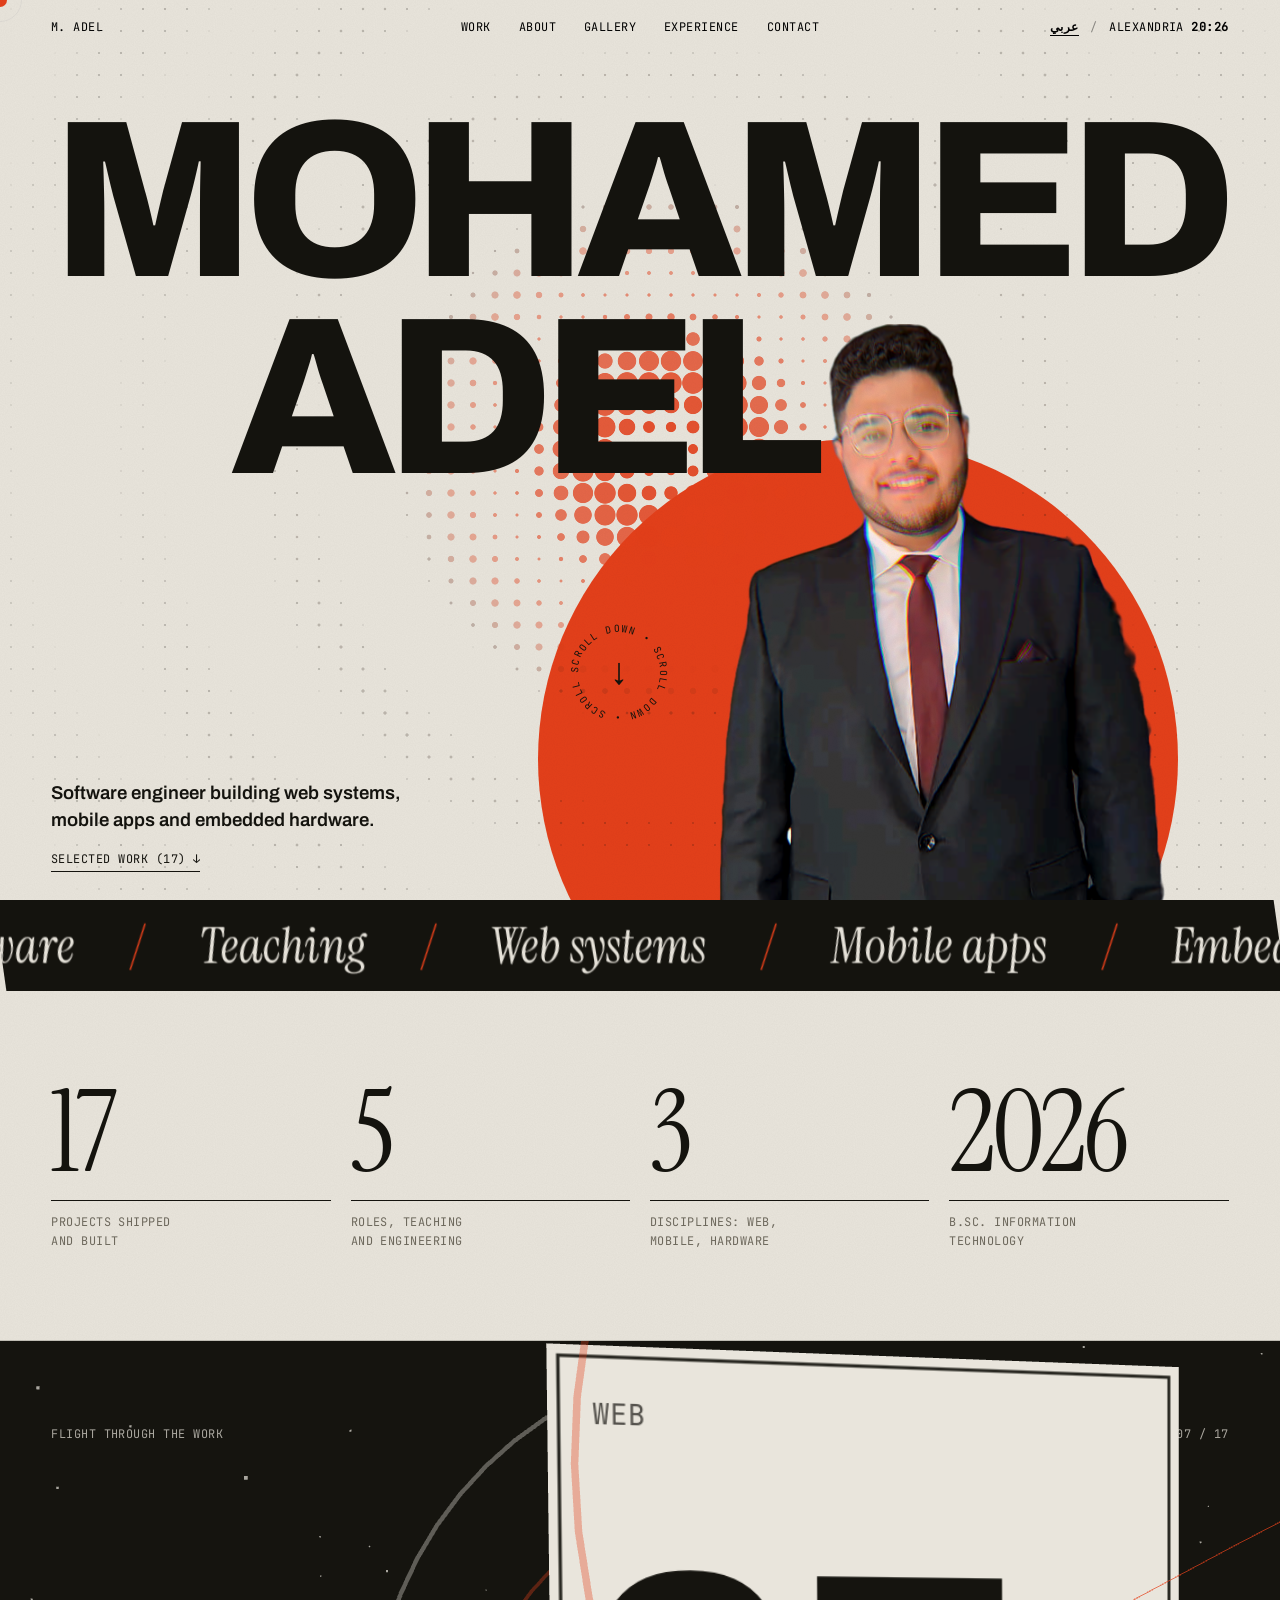
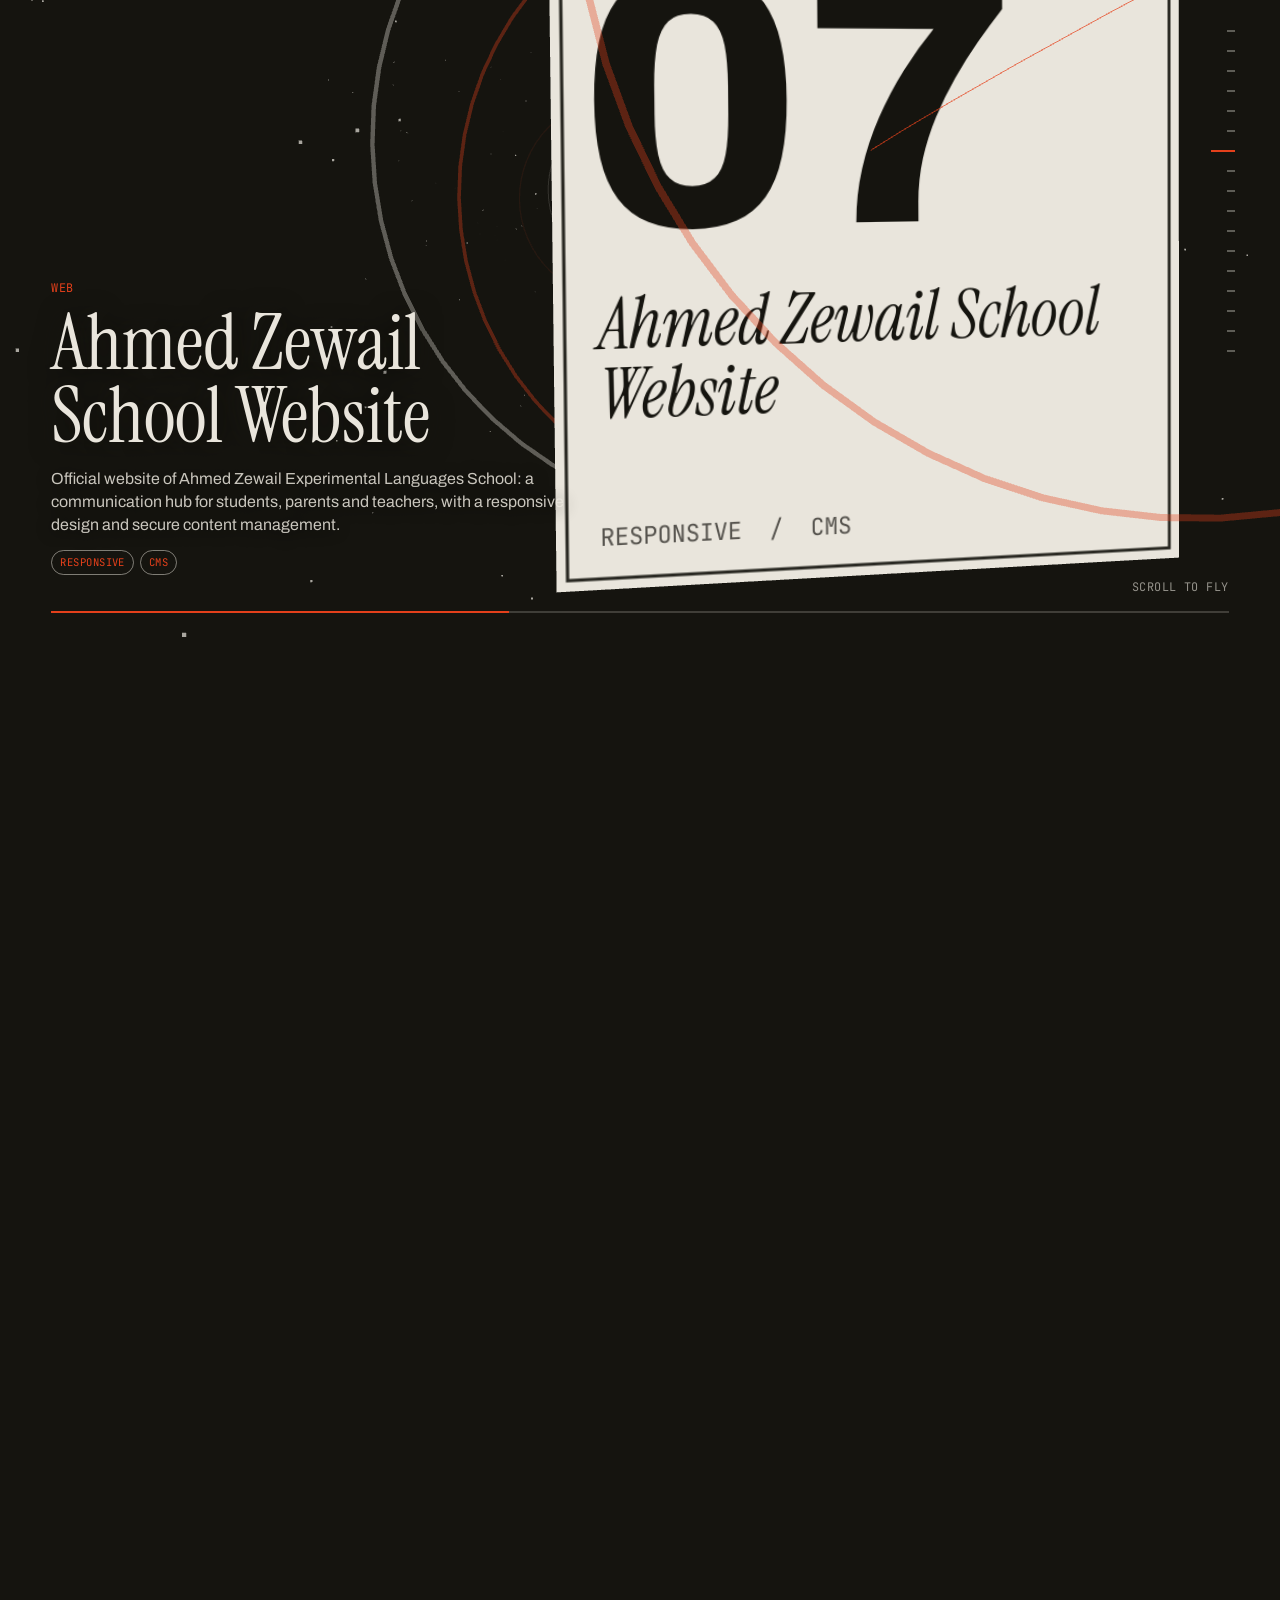
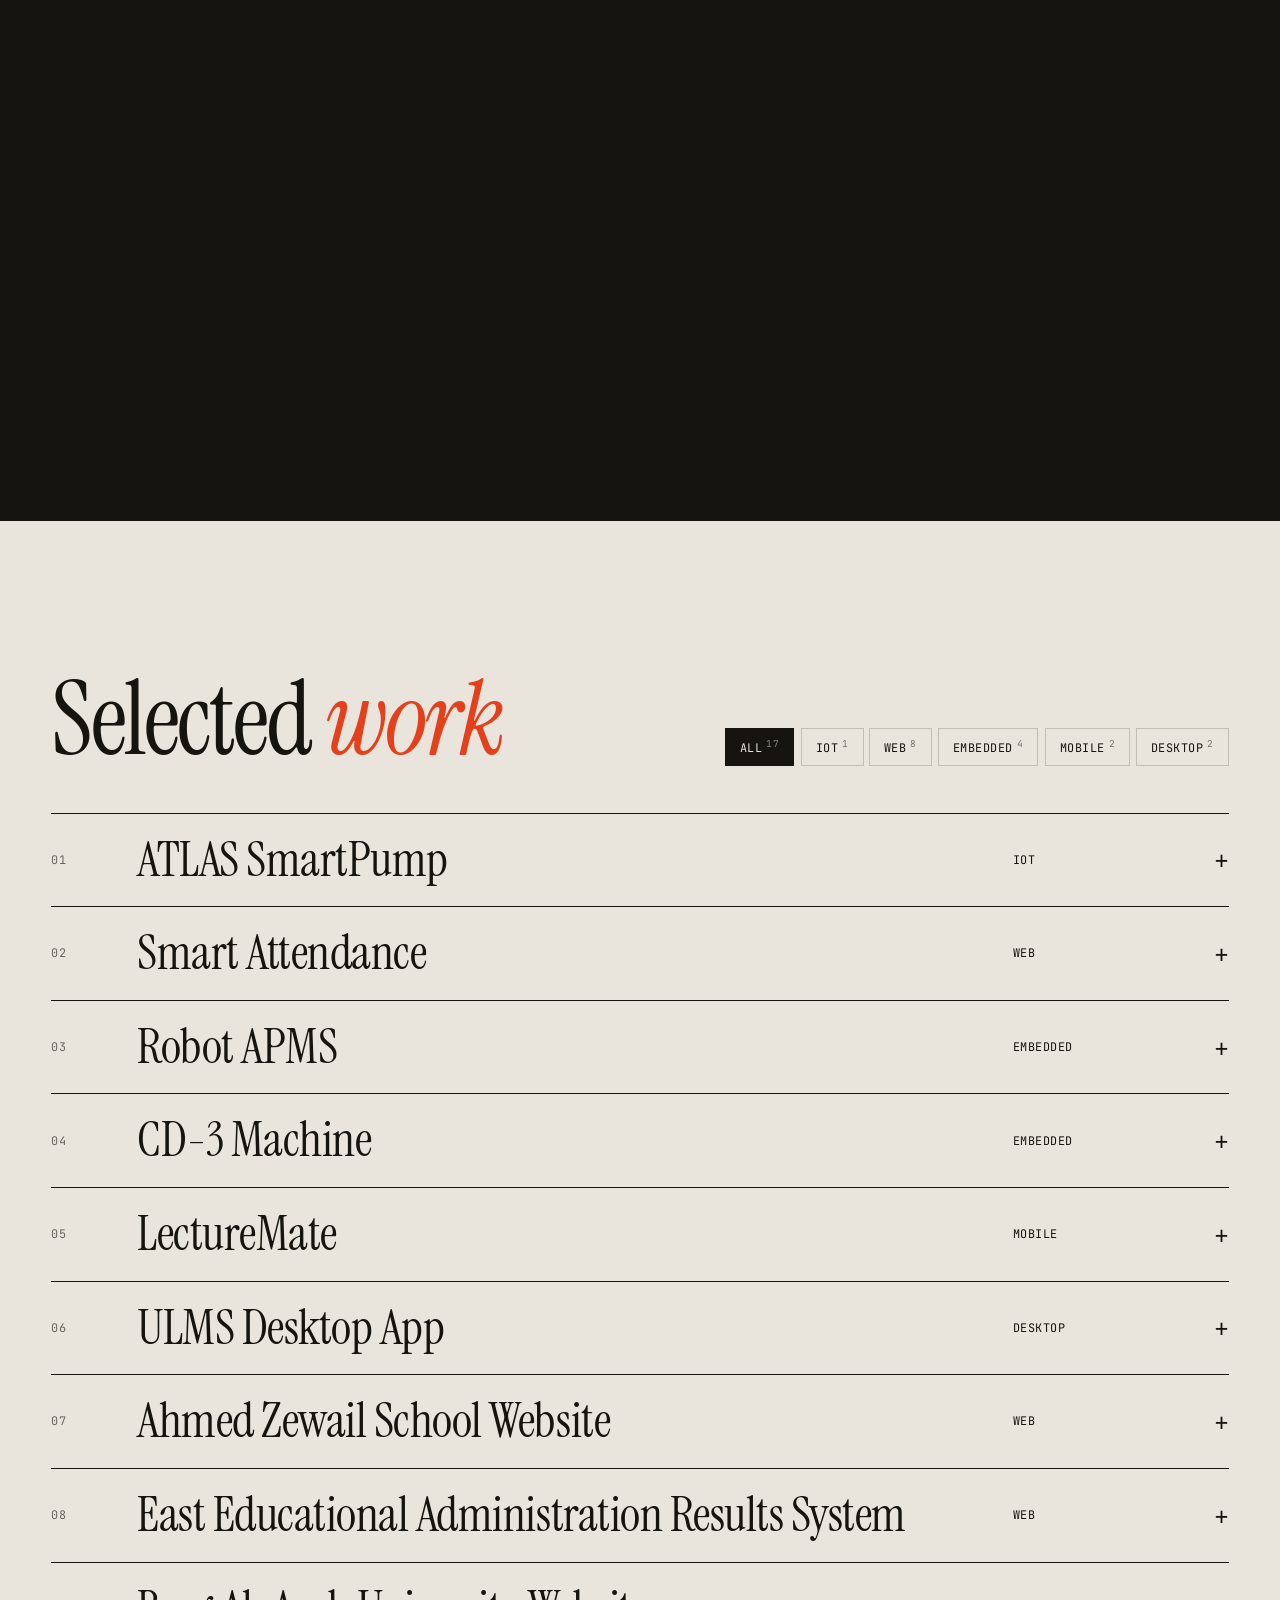
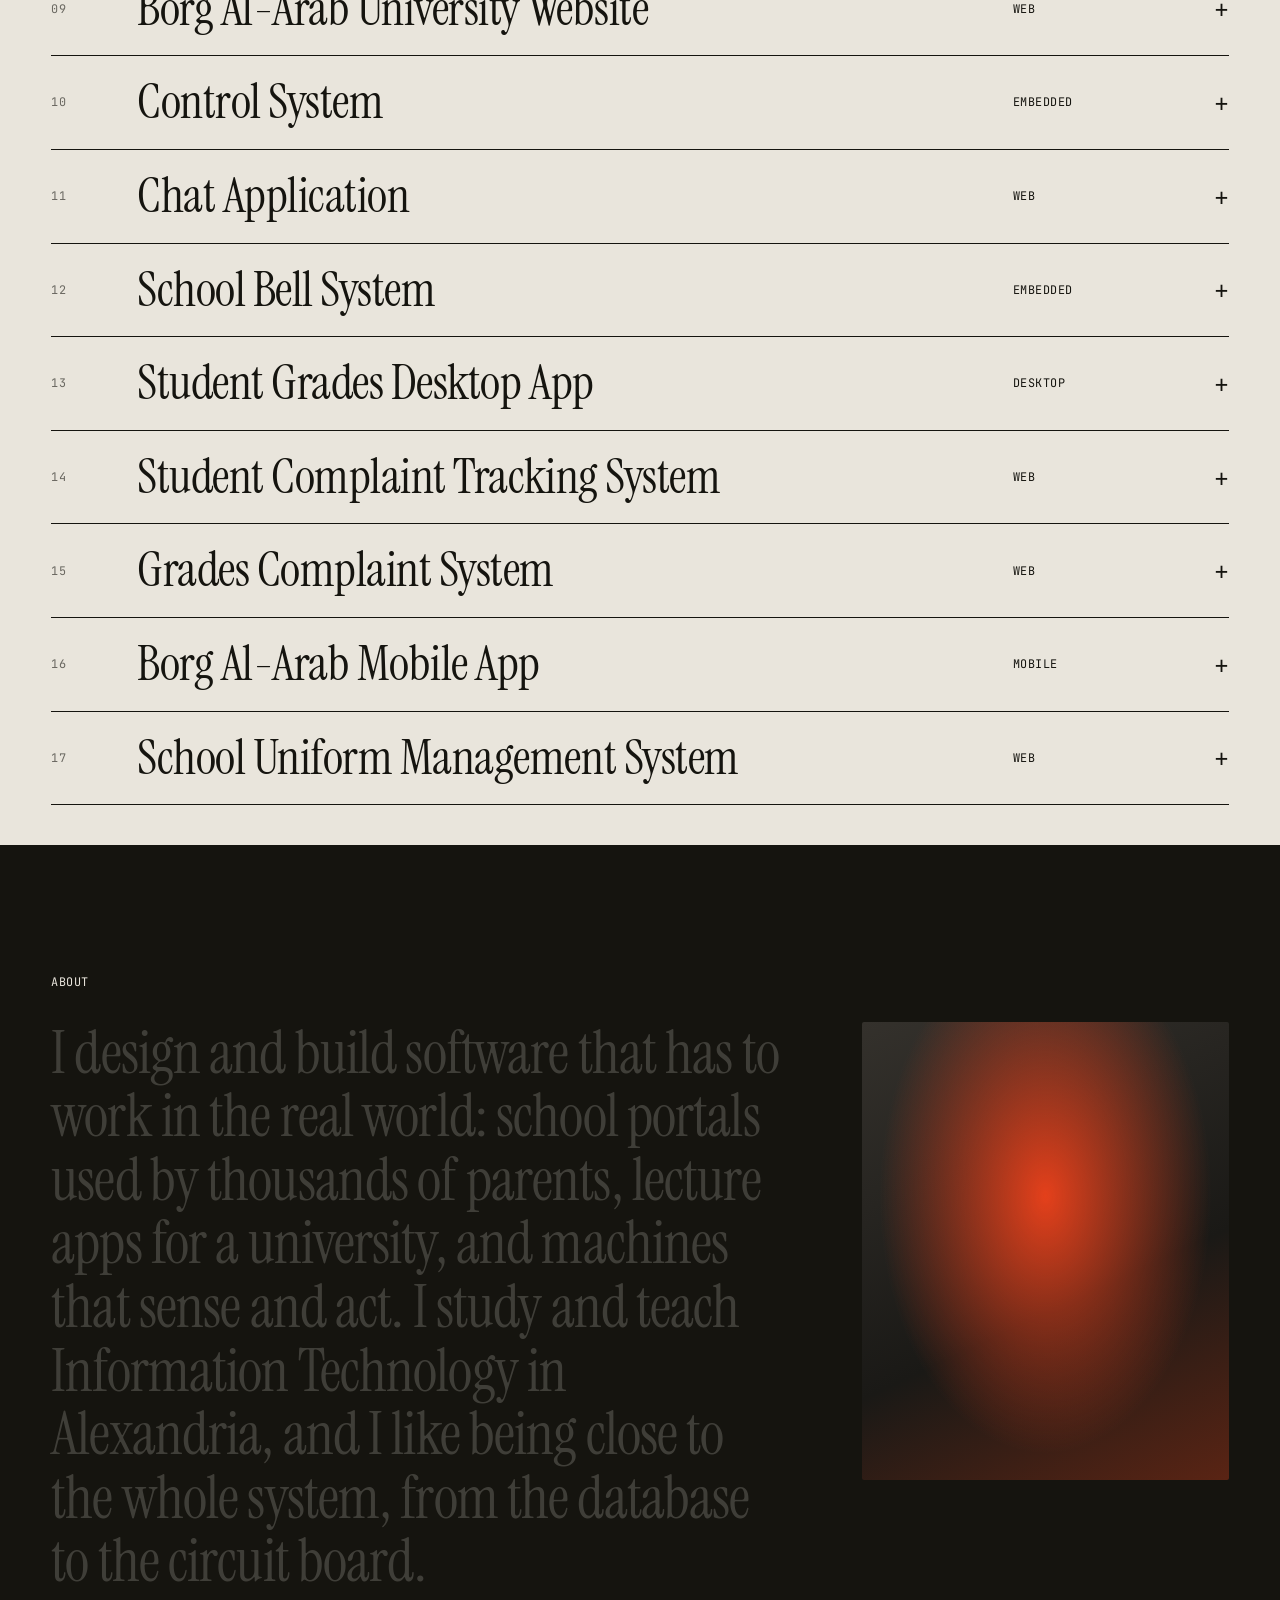
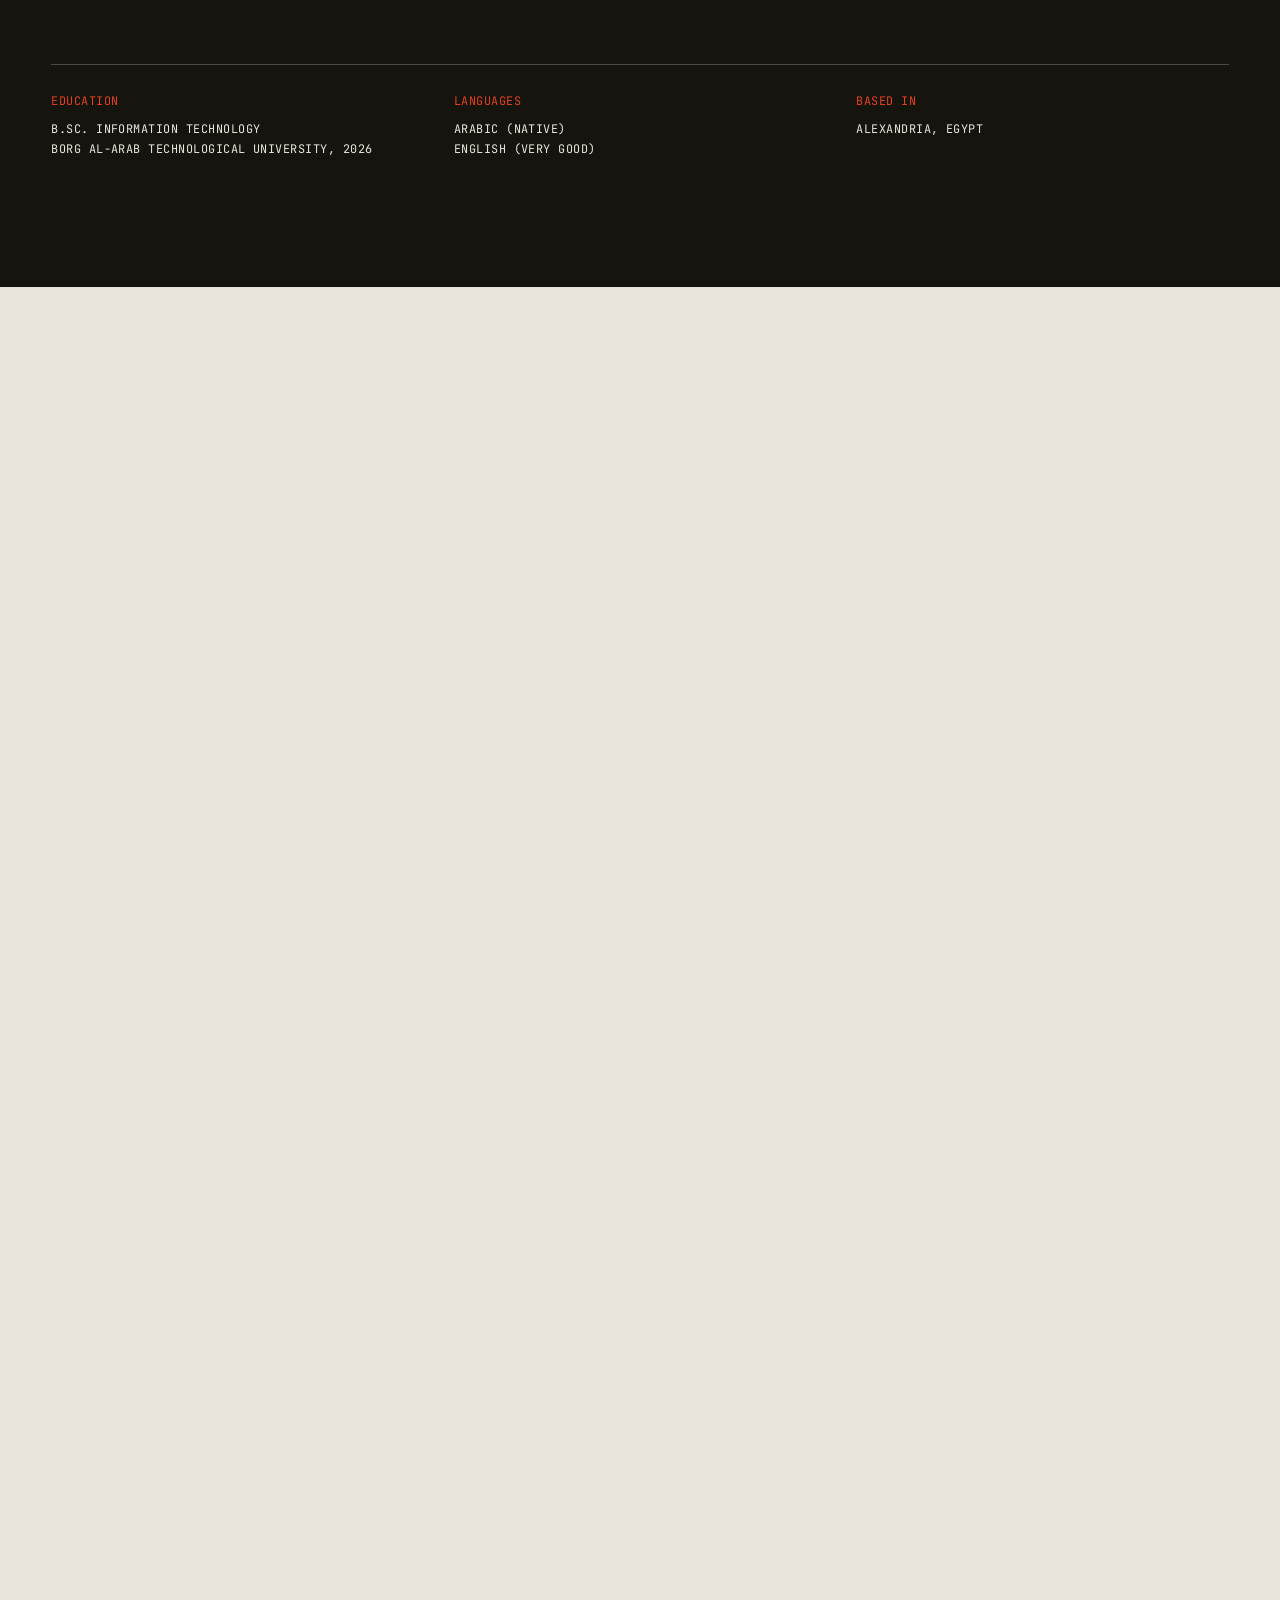
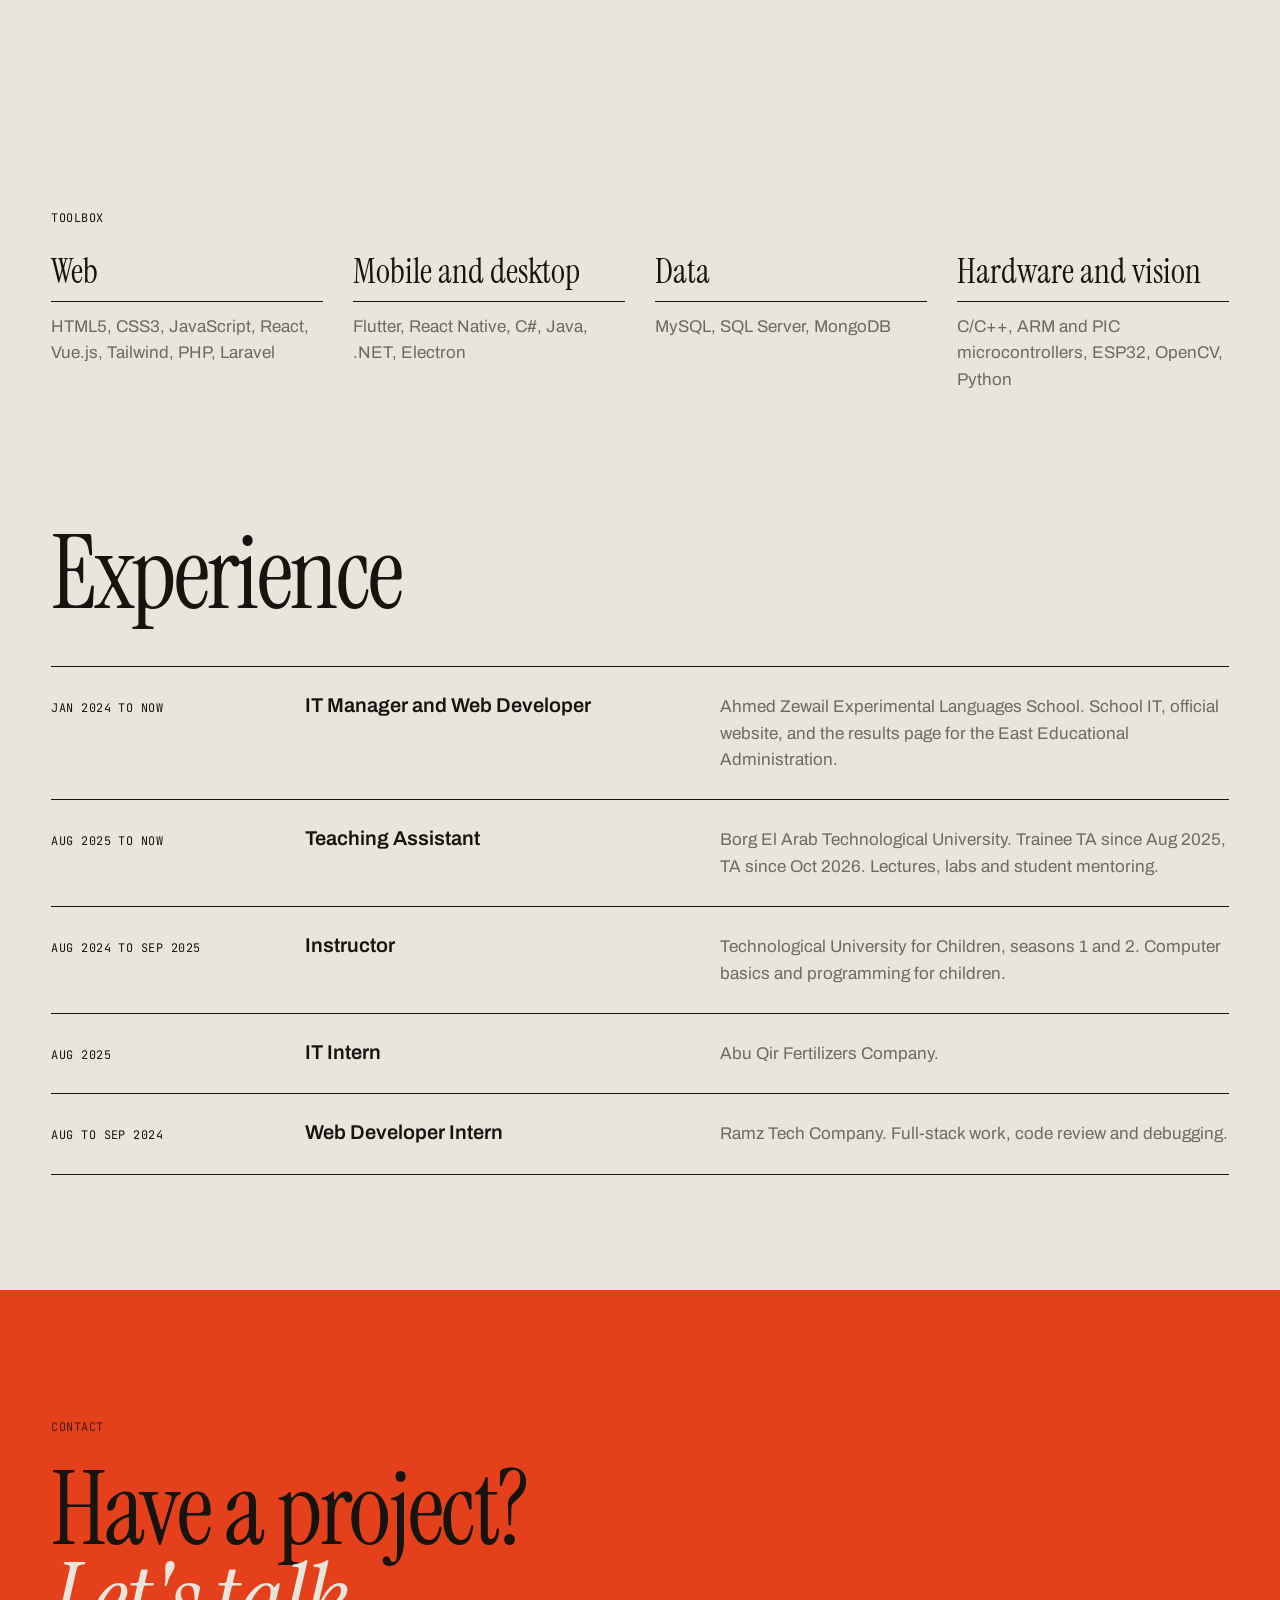
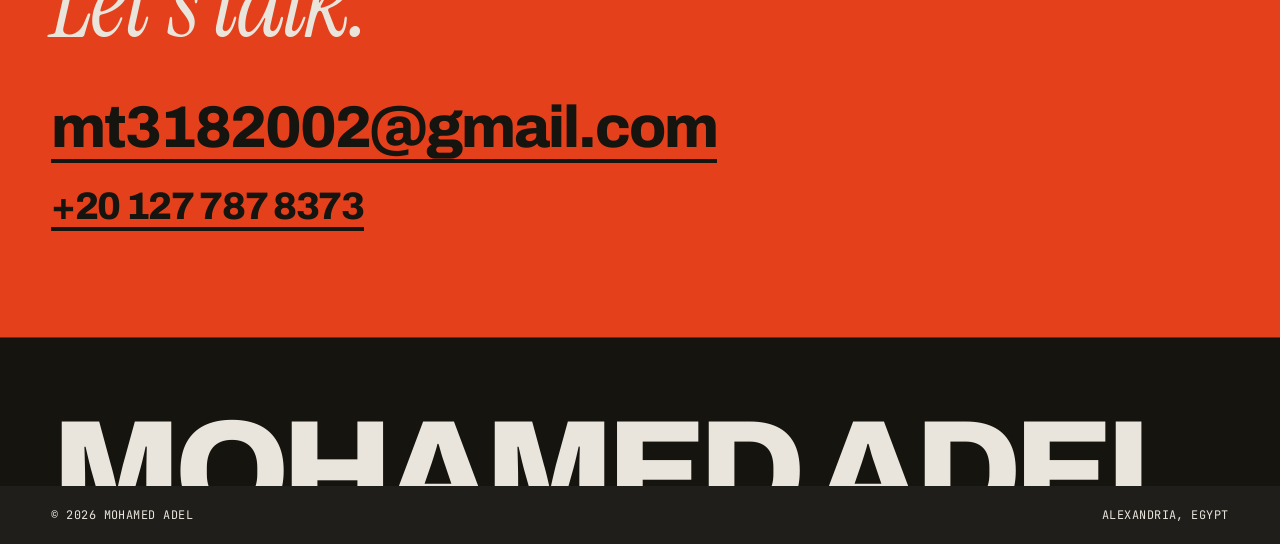
<file: index.html>
<!doctype html>
<html lang="en">
<head>
<meta charset="utf-8">
<meta property="og:type" content="website"><meta property="og:title" content="Mohamed Adel, Software Engineer"><meta property="og:description" content="Web systems, mobile apps and embedded hardware. Alexandria, Egypt."><meta property="og:image" content="img/g/g1.jpg"><meta name="twitter:card" content="summary_large_image"><meta name="theme-color" content="#e9e5dc"><meta name="viewport" content="width=device-width,initial-scale=1">
<title>Mohamed Adel, Software Engineer</title>
<meta name="description" content="Mohamed Adel, software engineer in Alexandria. Web systems, mobile apps and embedded hardware.">
<link rel="stylesheet" href="style.css"><link rel="stylesheet" href="v5.css"><link rel="stylesheet" href="v6.css"><link rel="stylesheet" href="v7.css">
</head>
<body>
<div class="curtain" id="curtain"><span class="count" id="count">0</span><span class="cm">Mohamed Adel / Portfolio</span></div>
<div class="prog" id="prog"></div>
<div class="dot" id="dot"><span></span></div>

<header class="bar">
  <a href="#top" class="mono">M. Adel</a>
  <nav class="mono">
    <a href="#work">Work</a><a href="#about">About</a><a href="#gallery">Gallery</a><a href="#experience">Experience</a><a href="#contact">Contact</a>
  </nav>
  <span class="mono clock"><a class="lang" href="ar.html" hreflang="ar">عربي</a> <i>/</i> Alexandria <b id="clock">--:--</b></span>
</header>

<main id="top">
<section class="hero">
  <div class="disc" id="disc"></div>
  <h1 class="name" aria-label="Mohamed Adel">
    <span class="ln"><span>Mohamed</span></span>
    <span class="ln"><span>Adel</span></span>
  </h1>
  <img class="me" id="me" src="img/me-half.png" alt="Mohamed Adel" width="495" height="640">
  <div class="badge" aria-hidden="true"><svg viewBox="0 0 120 120"><defs><path id="cp" d="M60,60 m-44,0 a44,44 0 1,1 88,0 a44,44 0 1,1 -88,0"/></defs><text><textPath href="#cp">Scroll down • Scroll down • Scroll down • </textPath></text></svg><i>&darr;</i></div>
  <div class="hero-foot">
    <p class="intro"><span class="ln"><span>Software engineer building web systems,</span></span><span class="ln"><span>mobile apps and embedded hardware.</span></span></p>
    <p class="mono meta">Teaching Assistant, BATU<br>IT Manager, Ahmed Zewail School</p>
    <a href="#work" class="mono down">Selected work (<span id="n1">16</span>) &darr;</a>
  </div>
</section>

<div class="strip"><div class="strip-in" id="strip"></div></div>

<section class="stats">
  <div class="rv"><b class="cnt" data-to="17">0</b><span class="mono">Projects shipped and built</span></div>
  <div class="rv"><b class="cnt" data-to="5">0</b><span class="mono">Roles, teaching and engineering</span></div>
  <div class="rv"><b class="cnt" data-to="3">0</b><span class="mono">Disciplines: web, mobile, hardware</span></div>
  <div class="rv"><b class="cnt" data-to="2026">0</b><span class="mono">B.Sc. Information Technology</span></div>
</section>

<section id="fly" class="fly">
  <div class="fly-stage">
    <canvas id="fly-c"></canvas>
    <div class="fly-top mono"><span>Flight through the work</span><span id="fly-n">01 / 16</span></div>
    <div class="fly-cap"><p class="mono" id="fc-cat"></p><h3 id="fc-name" class="serif"></h3><p id="fc-d"></p><div class="fc-tg mono" id="fc-tg"></div><a class="mono" id="fc-u" target="_blank" rel="noopener"></a></div>
    <div class="fly-bar"><i id="fly-bar"></i></div>
    <p class="fly-hint mono">Scroll to fly</p>
  </div>
</section>

<section id="work" class="work">
  <div class="sec-head">
    <h2 class="serif rv">Selected <em>work</em></h2>
    <div class="tabs mono rv" id="tabs"></div>
  </div>
  <ul class="rows" id="rows"></ul>
</section>

<section id="about" class="about">
  <p class="mono label rv">About</p>
  <div class="ab-grid"><figure class="ab-ph" id="abph"><div class="ab-bg"></div><img src="img/me-half.png" alt="" loading="lazy"></figure>
  <div><p class="statement serif" id="statement">I design and build software that has to work in the real world: school portals used by thousands of parents, lecture apps for a university, and machines that sense and act. I study and teach Information Technology in Alexandria, and I like being close to the whole system, from the database to the circuit board.</p></div></div>
  <div class="facts mono rv">
    <div><span>Education</span>B.Sc. Information Technology<br>Borg Al-Arab Technological University, 2026</div>
    <div><span>Languages</span>Arabic (native)<br>English (very good)</div>
    <div><span>Based in</span>Alexandria, Egypt</div>
  </div>
</section>

<section id="gallery" class="gal"><p class="mono label rv">Gallery</p><h2 class="sr" style="position:absolute;left:-9999px">Photo gallery</h2><div class="gal-grid" id="gal"></div></section>

<section class="stack">
  <p class="mono label rv">Toolbox</p>
  <div class="cols">
    <div class="rv"><h3 class="serif">Web</h3><p>HTML5, CSS3, JavaScript, React, Vue.js, Tailwind, PHP, Laravel</p></div>
    <div class="rv"><h3 class="serif">Mobile and desktop</h3><p>Flutter, React Native, C#, Java, .NET, Electron</p></div>
    <div class="rv"><h3 class="serif">Data</h3><p>MySQL, SQL Server, MongoDB</p></div>
    <div class="rv"><h3 class="serif">Hardware and vision</h3><p>C/C++, ARM and PIC microcontrollers, ESP32, OpenCV, Python</p></div>
  </div>
</section>

<section id="experience" class="exp">
  <div class="sec-head"><h2 class="serif rv">Experience</h2></div>
  <ul class="tl">
    <li class="rv"><span class="mono">Jan 2024 to now</span><h3>IT Manager and Web Developer</h3><p>Ahmed Zewail Experimental Languages School. School IT, official website, and the results page for the East Educational Administration.</p></li>
    <li class="rv"><span class="mono">Aug 2025 to now</span><h3>Teaching Assistant</h3><p>Borg El Arab Technological University. Trainee TA since Aug 2025, TA since Oct 2026. Lectures, labs and student mentoring.</p></li>
    <li class="rv"><span class="mono">Aug 2024 to Sep 2025</span><h3>Instructor</h3><p>Technological University for Children, seasons 1 and 2. Computer basics and programming for children.</p></li>
    <li class="rv"><span class="mono">Aug 2025</span><h3>IT Intern</h3><p>Abu Qir Fertilizers Company.</p></li>
    <li class="rv"><span class="mono">Aug to Sep 2024</span><h3>Web Developer Intern</h3><p>Ramz Tech Company. Full-stack work, code review and debugging.</p></li>
  </ul>
</section>

<section id="contact" class="contact">
  <p class="mono label rv">Contact</p>
  <h2 class="serif big rv">Have a project?<br><em>Let's talk.</em></h2>
  <a class="mail" href="mailto:mt3182002@gmail.com" data-mag>mt3182002@gmail.com</a>
  <a class="mail wa" href="https://wa.me/201277878373" target="_blank" rel="noopener" data-mag aria-label="WhatsApp +201277878373">+20 127 787 8373</a>
  <div class="mono links rv">
    <a href="https://github.com/mohamedadelrr" target="_blank" rel="noopener">GitHub</a>
    <a href="https://linkedin.com/in/mohamed-adel-812201ma" target="_blank" rel="noopener">LinkedIn</a>
  </div>
</section>
</main>
<div class="bigname" aria-hidden="true"><span>Mohamed Adel</span></div>
<footer class="mono"><span>&copy; 2026 Mohamed Adel</span><span>Alexandria, Egypt</span></footer>
<script src="three.min.js"></script><script src="photo.js"></script><script src="projects.js"></script><script src="imgs.js"></script><script src="lang.js"></script>
<script src="main.js"></script><script src="v5.js"></script><script src="v6.js"></script><script src="v7.js"></script><script src="v8.js"></script>
</body>
</html>
</file>
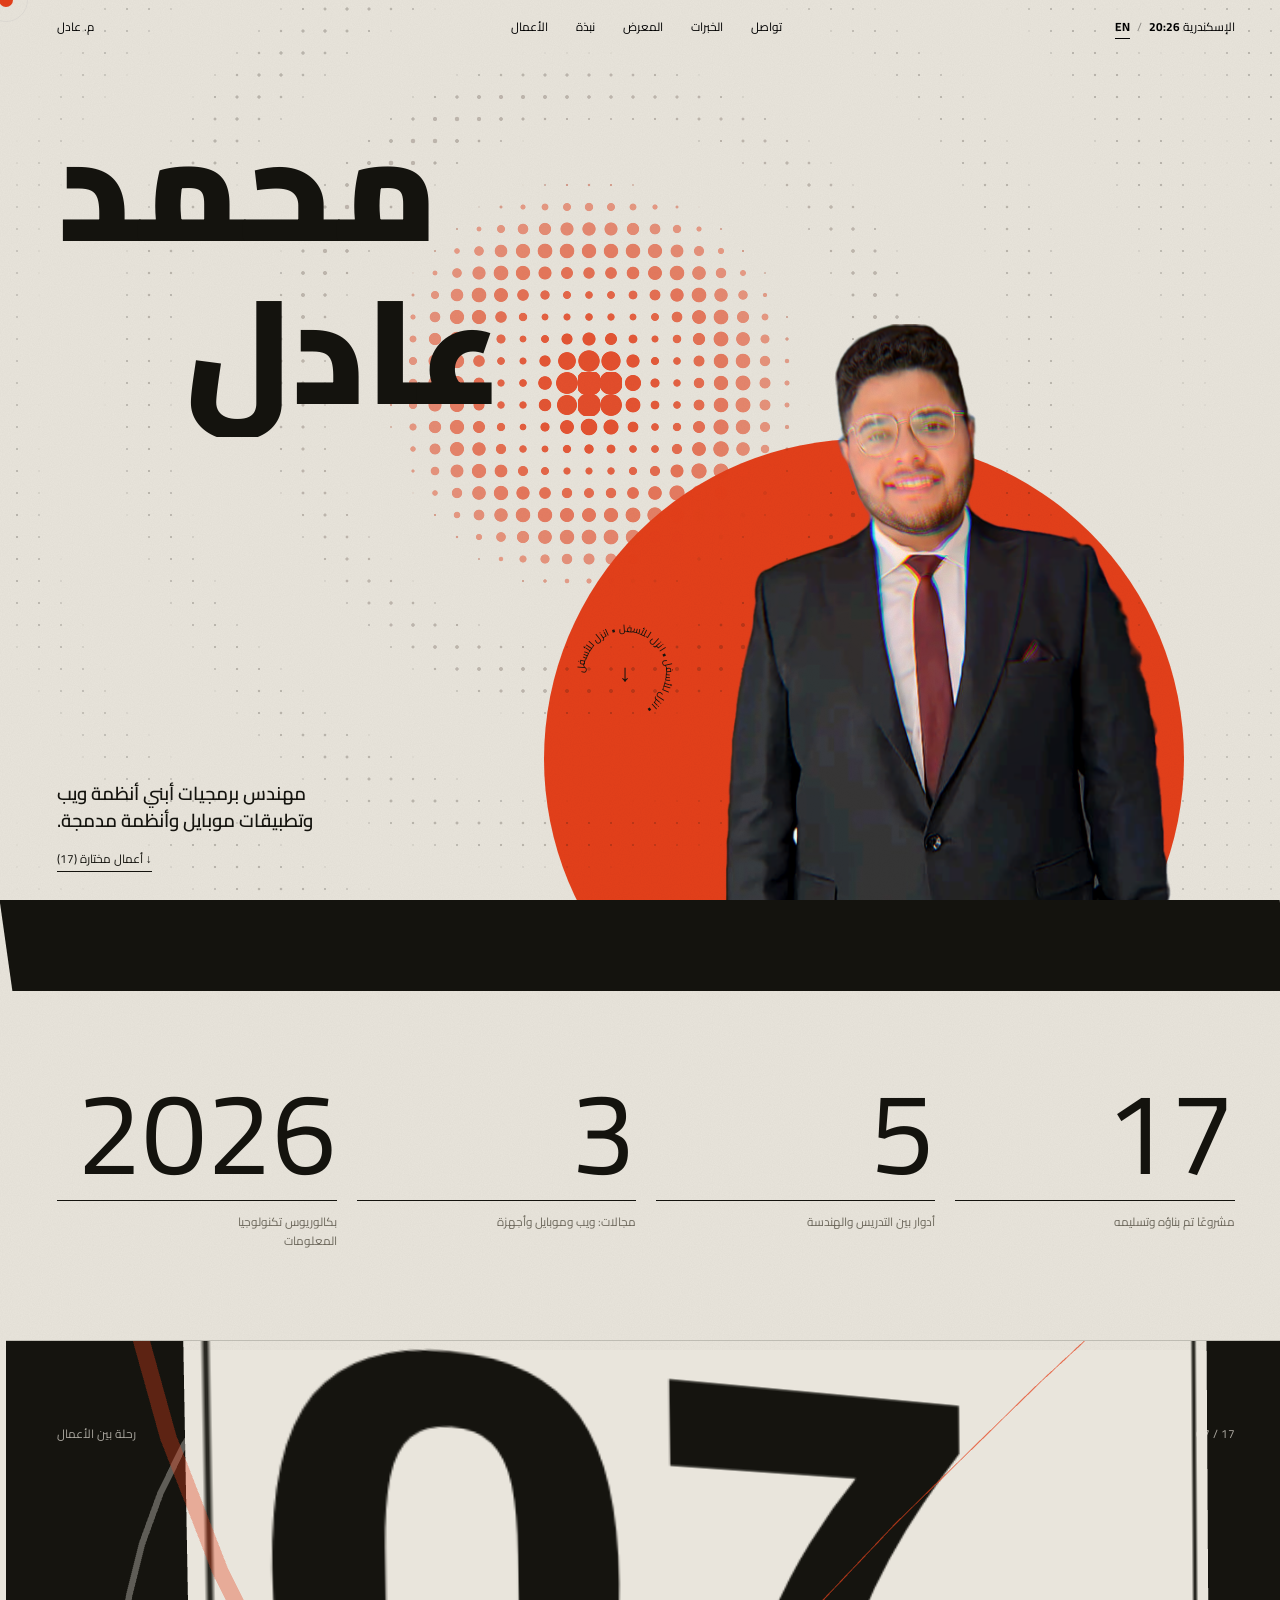
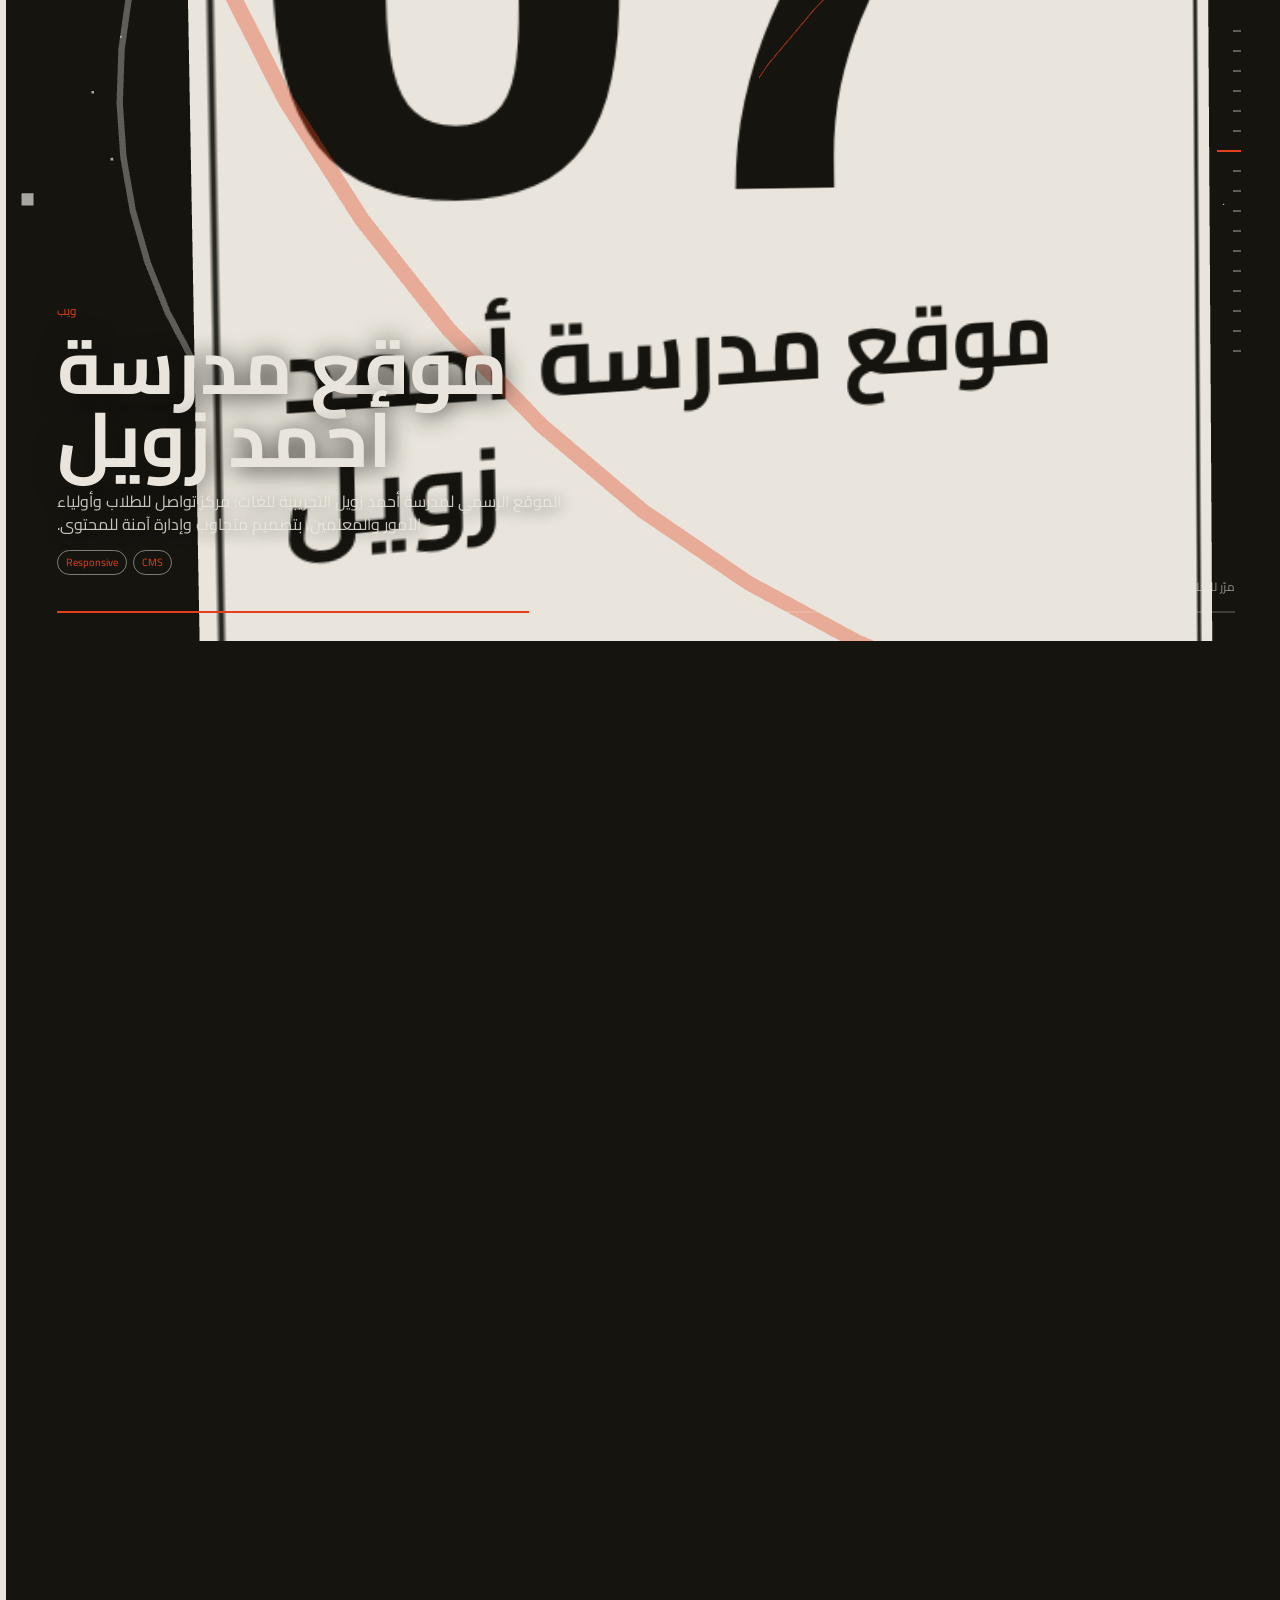
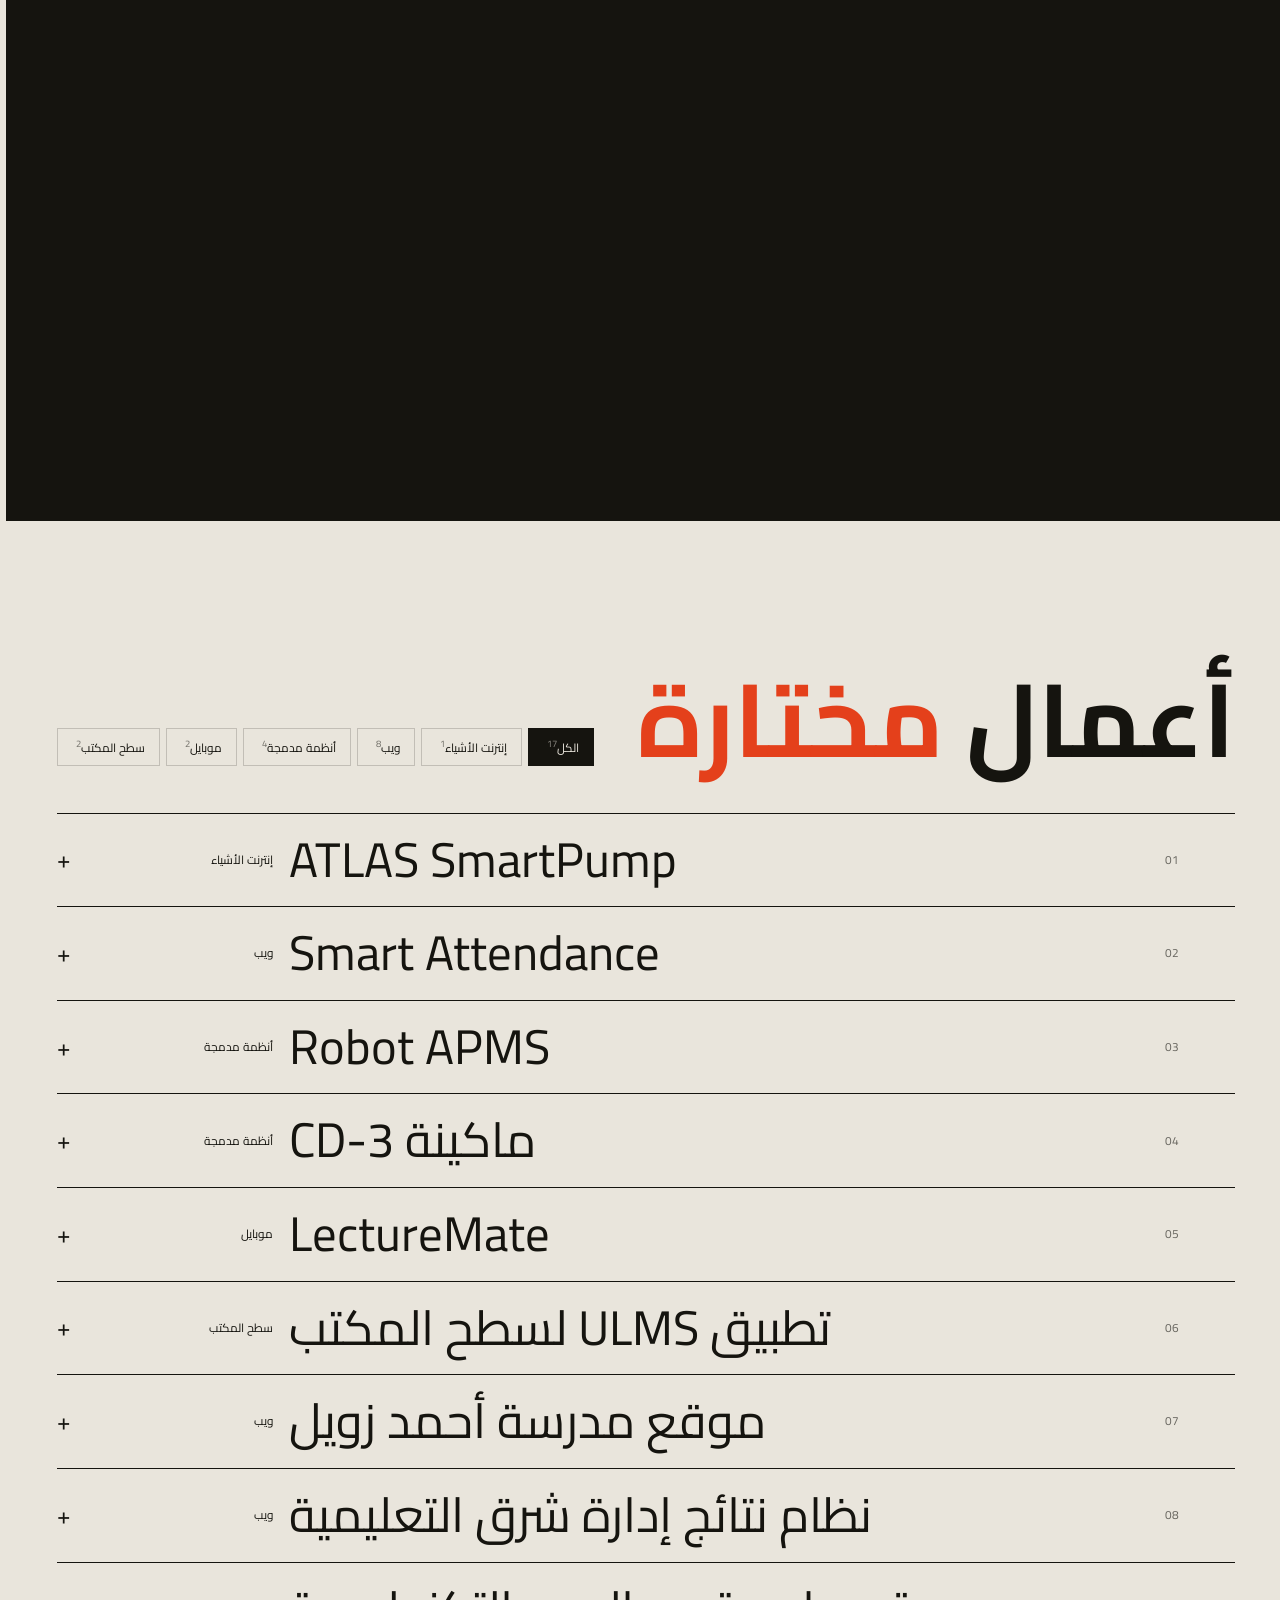
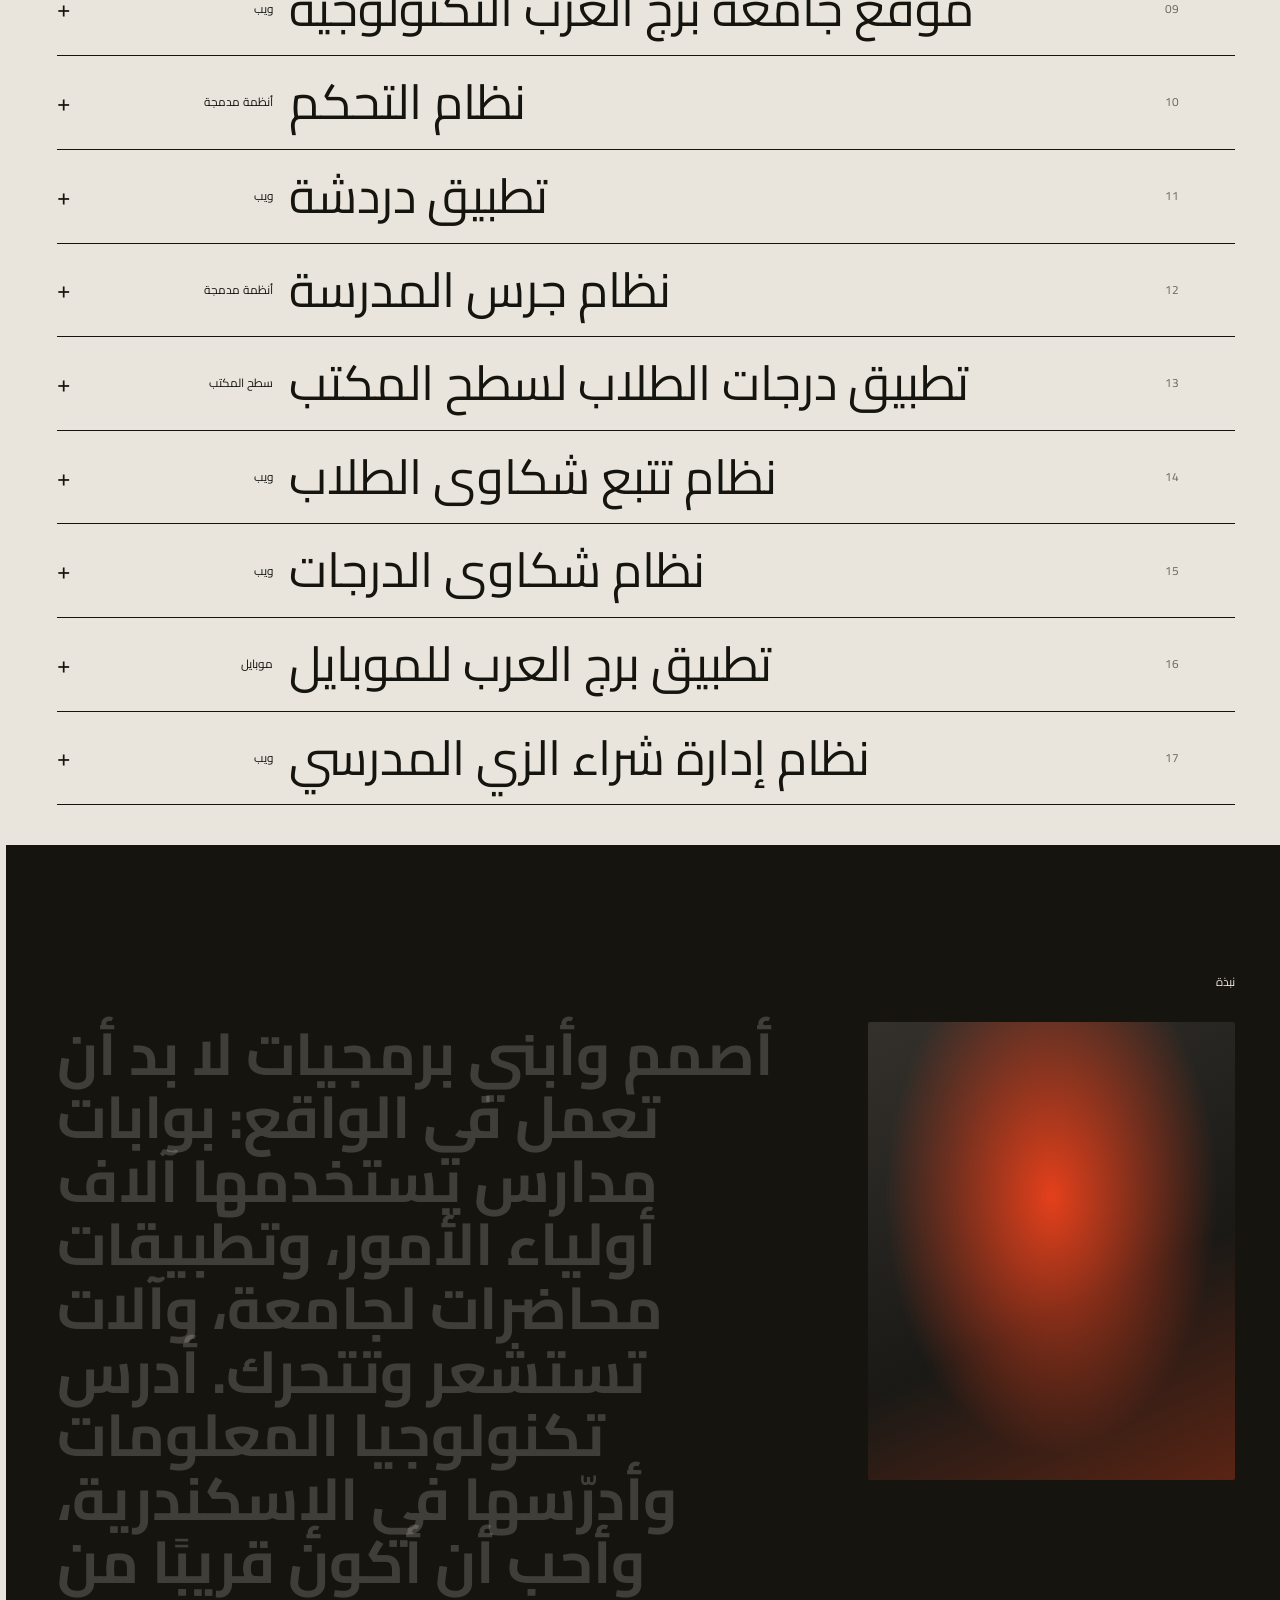
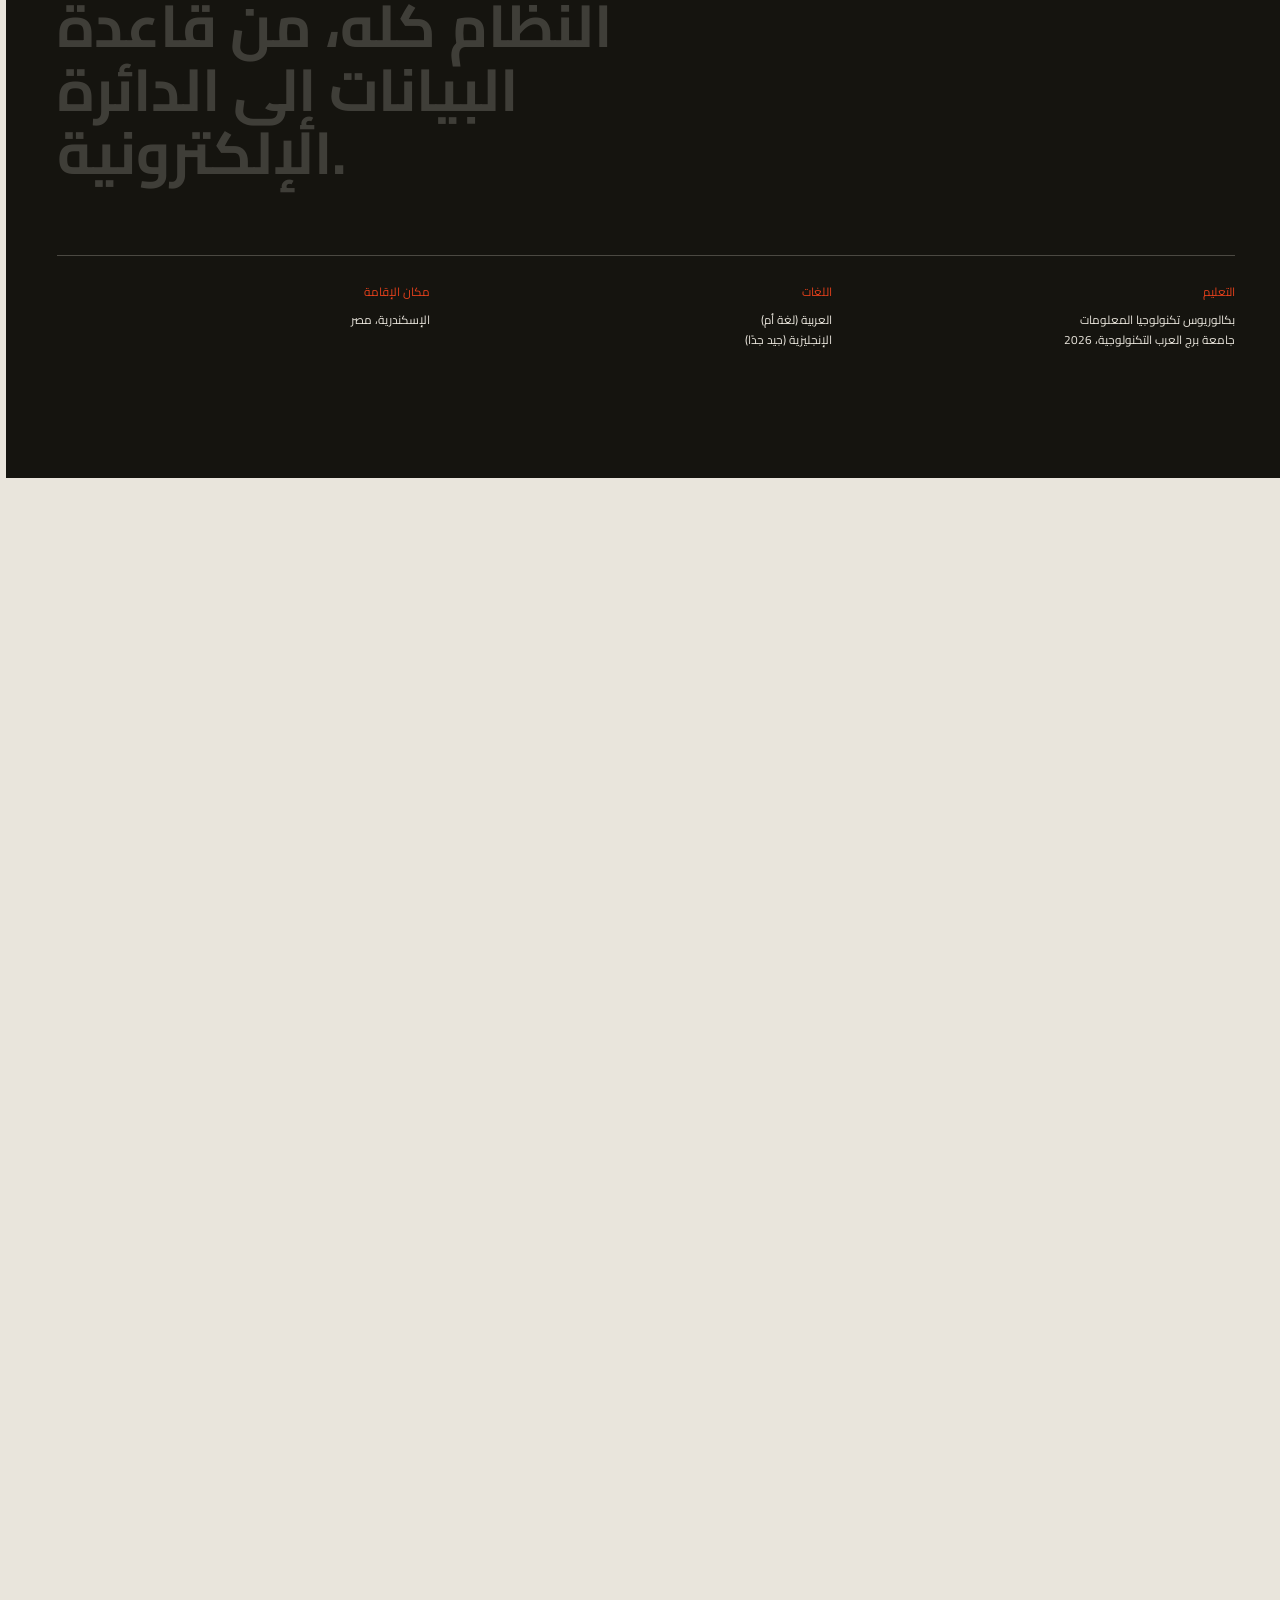
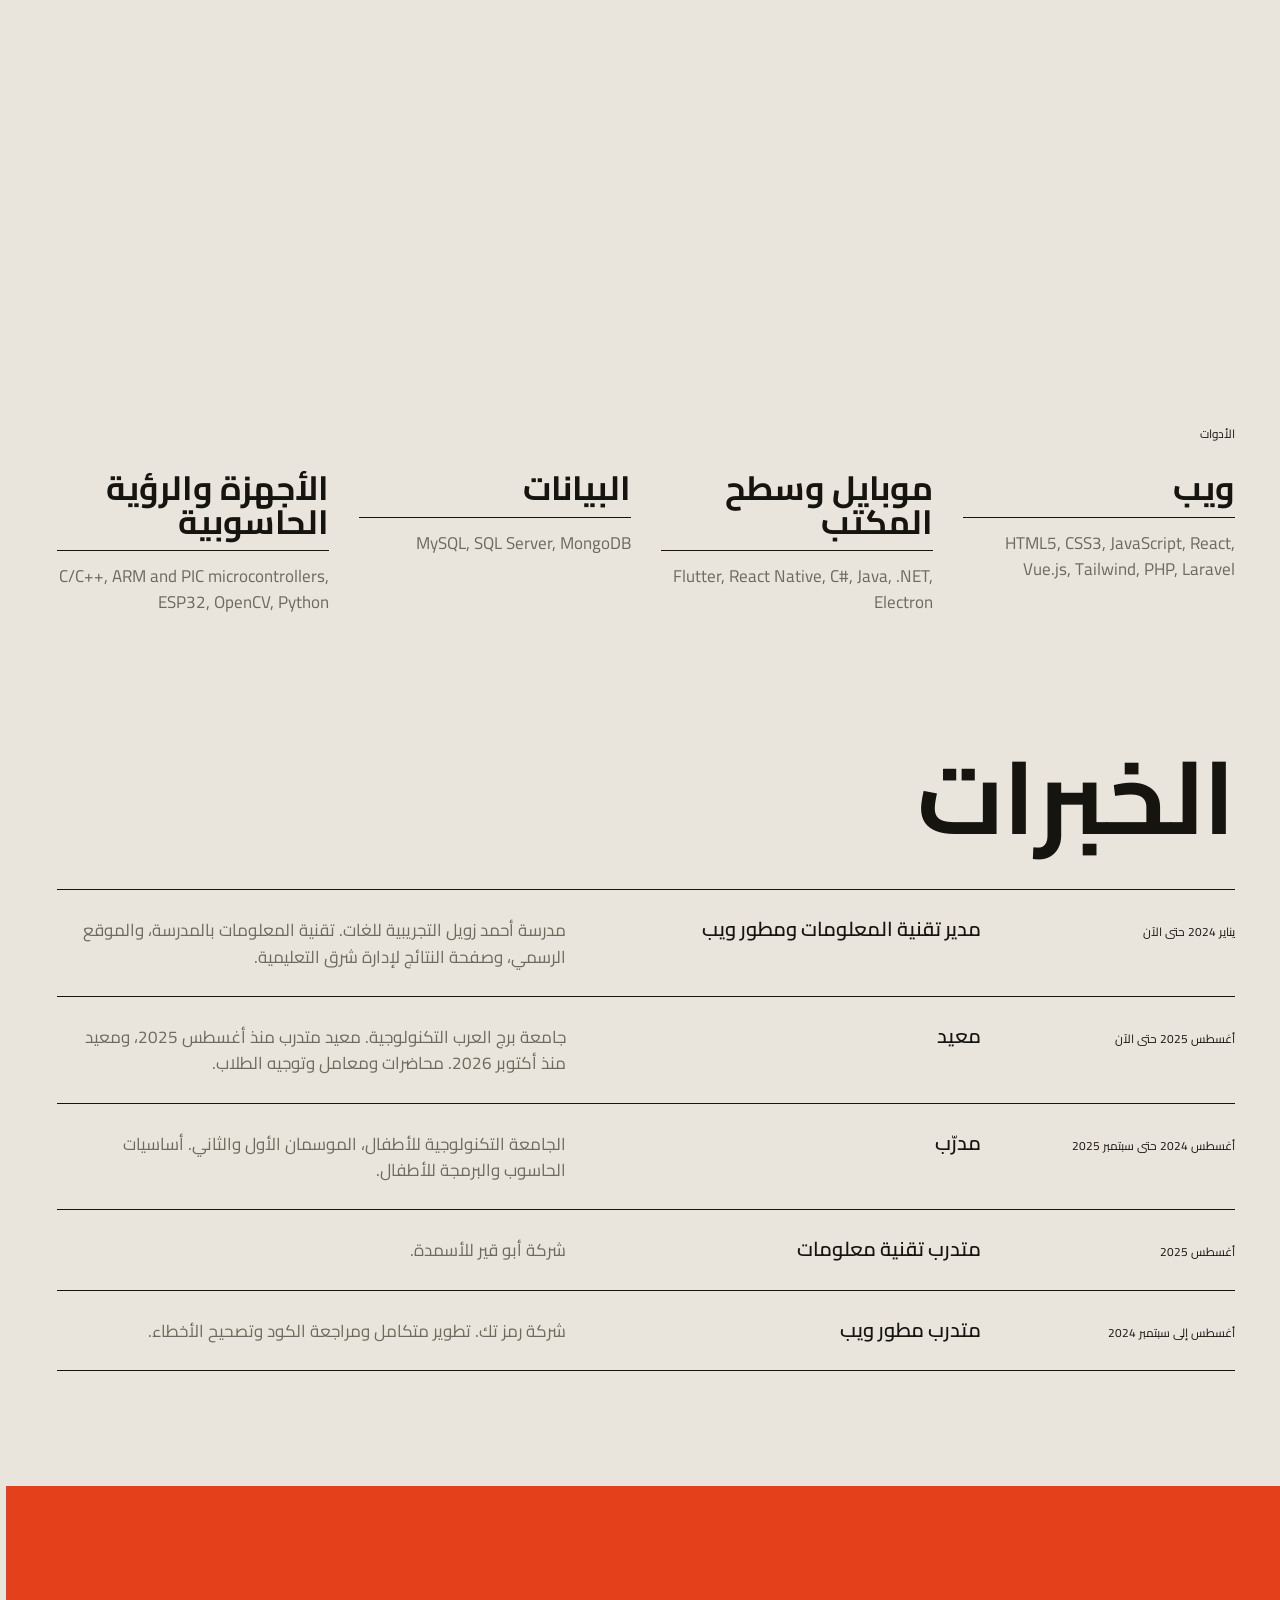
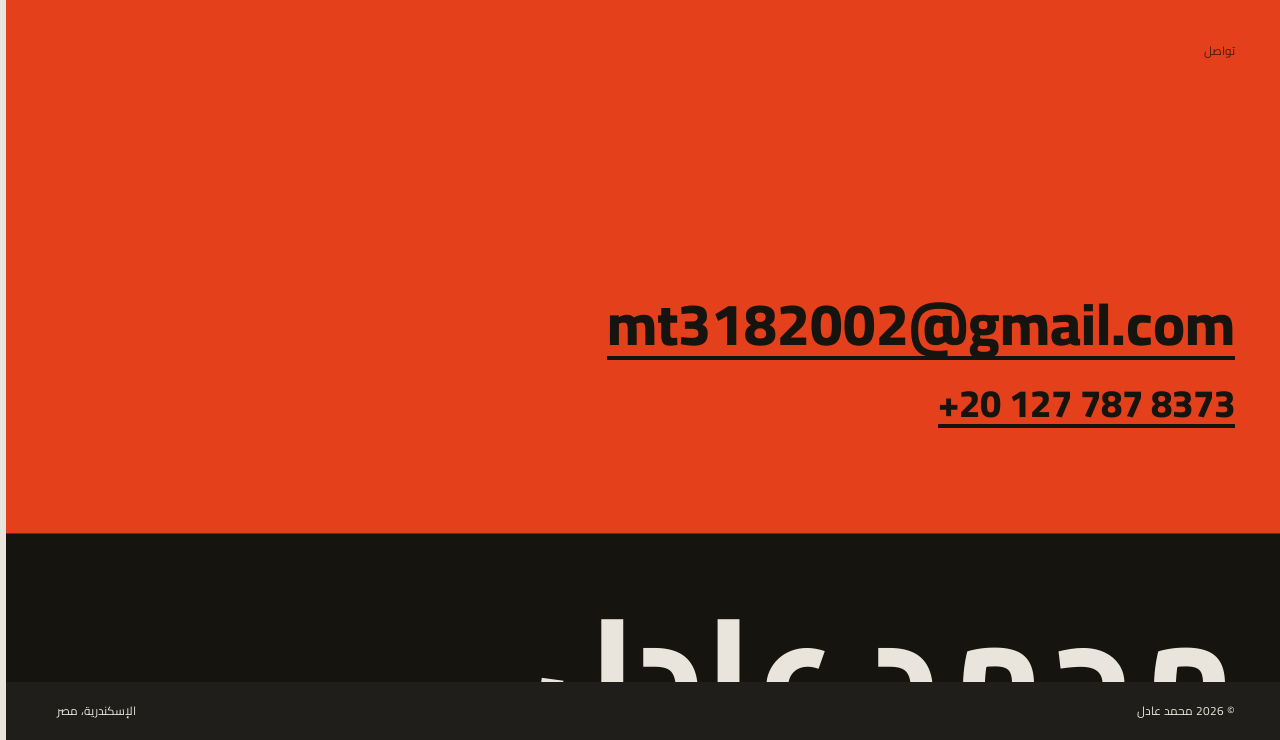
<file: ar.html>
<!doctype html>
<html lang="ar" dir="rtl">
<head>
<meta charset="utf-8">
<meta property="og:type" content="website"><meta property="og:title" content="Mohamed Adel, Software Engineer"><meta property="og:description" content="Web systems, mobile apps and embedded hardware. Alexandria, Egypt."><meta property="og:image" content="img/g/g1.jpg"><meta name="twitter:card" content="summary_large_image"><meta name="theme-color" content="#e9e5dc"><meta name="viewport" content="width=device-width,initial-scale=1">
<title>محمد عادل، مهندس برمجيات</title>
<meta name="description" content="محمد عادل، مهندس برمجيات في الإسكندرية. أنظمة ويب وتطبيقات موبايل وأنظمة مدمجة.">
<link rel="preconnect" href="https://fonts.googleapis.com"><link rel="preconnect" href="https://fonts.gstatic.com" crossorigin><link rel="stylesheet" href="https://fonts.googleapis.com/css2?family=Cairo:wght@400;600;800;900&display=swap"><link rel="stylesheet" href="style.css"><link rel="stylesheet" href="v5.css"><link rel="stylesheet" href="v6.css"><link rel="stylesheet" href="v7.css"><link rel="stylesheet" href="ar.css">
</head>
<body>
<div class="curtain" id="curtain"><span class="count" id="count">0</span><span class="cm">محمد عادل / أعمالي</span></div>
<div class="prog" id="prog"></div>
<div class="dot" id="dot"><span></span></div>

<header class="bar">
  <a href="#top" class="mono">م. عادل</a>
  <nav class="mono">
    <a href="#work">الأعمال</a><a href="#about">نبذة</a><a href="#gallery">المعرض</a><a href="#experience">الخبرات</a><a href="#contact">تواصل</a>
  </nav>
  <span class="mono clock"><a class="lang" href="index.html" hreflang="en">EN</a> <i>/</i> الإسكندرية <b id="clock">--:--</b></span>
</header>

<main id="top">
<section class="hero">
  <div class="disc" id="disc"></div>
  <h1 class="name" aria-label="محمد عادل">
    <span class="ln"><span>محمد</span></span>
    <span class="ln"><span>عادل</span></span>
  </h1>
  <img class="me" id="me" src="img/me-half.png" alt="محمد عادل" width="495" height="640">
  <div class="badge" aria-hidden="true"><svg viewBox="0 0 120 120"><defs><path id="cp" d="M60,60 m-44,0 a44,44 0 1,1 88,0 a44,44 0 1,1 -88,0"/></defs><text><textPath href="#cp">انزل للأسفل • انزل للأسفل • انزل للأسفل • </textPath></text></svg><i>&darr;</i></div>
  <div class="hero-foot">
    <p class="intro"><span class="ln"><span>مهندس برمجيات أبني أنظمة ويب</span></span><span class="ln"><span>وتطبيقات موبايل وأنظمة مدمجة.</span></span></p>
    <p class="mono meta">معيد، جامعة برج العرب التكنولوجية<br>مدير تقنية المعلومات، مدرسة أحمد زويل</p>
    <a href="#work" class="mono down">أعمال مختارة (<span id="n1">16</span>) &darr;</a>
  </div>
</section>

<div class="strip"><div class="strip-in" id="strip"></div></div>

<section class="stats">
  <div class="rv"><b class="cnt" data-to="17">0</b><span class="mono">مشروعًا تم بناؤه وتسليمه</span></div>
  <div class="rv"><b class="cnt" data-to="5">0</b><span class="mono">أدوار بين التدريس والهندسة</span></div>
  <div class="rv"><b class="cnt" data-to="3">0</b><span class="mono">مجالات: ويب وموبايل وأجهزة</span></div>
  <div class="rv"><b class="cnt" data-to="2026">0</b><span class="mono">بكالوريوس تكنولوجيا المعلومات</span></div>
</section>

<section id="fly" class="fly">
  <div class="fly-stage">
    <canvas id="fly-c"></canvas>
    <div class="fly-top mono"><span>رحلة بين الأعمال</span><span id="fly-n">01 / 16</span></div>
    <div class="fly-cap"><p class="mono" id="fc-cat"></p><h3 id="fc-name" class="serif"></h3><p id="fc-d"></p><div class="fc-tg mono" id="fc-tg"></div><a class="mono" id="fc-u" target="_blank" rel="noopener"></a></div>
    <div class="fly-bar"><i id="fly-bar"></i></div>
    <p class="fly-hint mono">مرّر للتحليق</p>
  </div>
</section>

<section id="work" class="work">
  <div class="sec-head">
    <h2 class="serif rv">أعمال <em>مختارة</em></h2>
    <div class="tabs mono rv" id="tabs"></div>
  </div>
  <ul class="rows" id="rows"></ul>
</section>

<section id="about" class="about">
  <p class="mono label rv">نبذة</p>
  <div class="ab-grid"><figure class="ab-ph" id="abph"><div class="ab-bg"></div><img src="img/me-half.png" alt="" loading="lazy"></figure>
  <div><p class="statement serif" id="statement">أصمم وأبني برمجيات لا بد أن تعمل في الواقع: بوابات مدارس يستخدمها آلاف أولياء الأمور، وتطبيقات محاضرات لجامعة، وآلات تستشعر وتتحرك. أدرس تكنولوجيا المعلومات وأدرّسها في الإسكندرية، وأحب أن أكون قريبًا من النظام كله، من قاعدة البيانات إلى الدائرة الإلكترونية.</p></div></div>
  <div class="facts mono rv">
    <div><span>التعليم</span>بكالوريوس تكنولوجيا المعلومات<br>جامعة برج العرب التكنولوجية، 2026</div>
    <div><span>اللغات</span>العربية (لغة أم)<br>الإنجليزية (جيد جدًا)</div>
    <div><span>مكان الإقامة</span>الإسكندرية، مصر</div>
  </div>
</section>

<section id="gallery" class="gal"><p class="mono label rv">المعرض</p><div class="gal-grid" id="gal"></div></section>

<section class="stack">
  <p class="mono label rv">الأدوات</p>
  <div class="cols">
    <div class="rv"><h3 class="serif">ويب</h3><p>HTML5, CSS3, JavaScript, React, Vue.js, Tailwind, PHP, Laravel</p></div>
    <div class="rv"><h3 class="serif">موبايل وسطح المكتب</h3><p>Flutter, React Native, C#, Java, .NET, Electron</p></div>
    <div class="rv"><h3 class="serif">البيانات</h3><p>MySQL, SQL Server, MongoDB</p></div>
    <div class="rv"><h3 class="serif">الأجهزة والرؤية الحاسوبية</h3><p>C/C++, ARM and PIC microcontrollers, ESP32, OpenCV, Python</p></div>
  </div>
</section>

<section id="experience" class="exp">
  <div class="sec-head"><h2 class="serif rv">الخبرات</h2></div>
  <ul class="tl">
    <li class="rv"><span class="mono">يناير 2024 حتى الآن</span><h3>مدير تقنية المعلومات ومطور ويب</h3><p>مدرسة أحمد زويل التجريبية للغات. تقنية المعلومات بالمدرسة، والموقع الرسمي، وصفحة النتائج لإدارة شرق التعليمية.</p></li>
    <li class="rv"><span class="mono">أغسطس 2025 حتى الآن</span><h3>معيد</h3><p>جامعة برج العرب التكنولوجية. معيد متدرب منذ أغسطس 2025، ومعيد منذ أكتوبر 2026. محاضرات ومعامل وتوجيه الطلاب.</p></li>
    <li class="rv"><span class="mono">أغسطس 2024 حتى سبتمبر 2025</span><h3>مدرّب</h3><p>الجامعة التكنولوجية للأطفال، الموسمان الأول والثاني. أساسيات الحاسوب والبرمجة للأطفال.</p></li>
    <li class="rv"><span class="mono">أغسطس 2025</span><h3>متدرب تقنية معلومات</h3><p>شركة أبو قير للأسمدة.</p></li>
    <li class="rv"><span class="mono">أغسطس إلى سبتمبر 2024</span><h3>متدرب مطور ويب</h3><p>شركة رمز تك. تطوير متكامل ومراجعة الكود وتصحيح الأخطاء.</p></li>
  </ul>
</section>

<section id="contact" class="contact">
  <p class="mono label rv">تواصل</p>
  <h2 class="serif big rv">عندك مشروع؟<br><em>خلينا نتكلم.</em></h2>
  <a class="mail" href="mailto:mt3182002@gmail.com" data-mag>mt3182002@gmail.com</a>
  <a class="mail wa" href="https://wa.me/201277878373" target="_blank" rel="noopener" data-mag aria-label="واتساب +201277878373" dir="ltr">+20 127 787 8373</a>
  <div class="mono links rv">
    <a href="https://github.com/mohamedadelrr" target="_blank" rel="noopener">GitHub</a>
    <a href="https://linkedin.com/in/mohamed-adel-812201ma" target="_blank" rel="noopener">LinkedIn</a>
  </div>
</section>
</main>
<div class="bigname" aria-hidden="true"><span>محمد عادل</span></div>
<footer class="mono"><span>&copy; 2026 محمد عادل</span><span>الإسكندرية، مصر</span></footer>
<script src="three.min.js"></script><script src="photo.js"></script><script src="projects.js"></script><script src="imgs.js"></script><script src="lang.js"></script>
<script src="main.js"></script><script src="v5.js"></script><script src="v6.js"></script><script src="v7.js"></script><script src="v8.js"></script>
</body>
</html>
</file>
<file: style.css>
@font-face{font-family:Archivo;font-weight:400;src:url(fonts/archivo-latin-400-normal.woff2) format("woff2");font-display:swap}
@font-face{font-family:Archivo;font-weight:600;src:url(fonts/archivo-latin-600-normal.woff2) format("woff2");font-display:swap}
@font-face{font-family:Archivo;font-weight:800;src:url(fonts/archivo-latin-800-normal.woff2) format("woff2");font-display:swap}
@font-face{font-family:"Instrument Serif";font-style:normal;src:url(fonts/instrument-serif-latin-400-normal.woff2) format("woff2");font-display:swap}
@font-face{font-family:"Instrument Serif";font-style:italic;src:url(fonts/instrument-serif-latin-400-italic.woff2) format("woff2");font-display:swap}
@font-face{font-family:"JetBrains Mono";src:url(fonts/jetbrains-mono-latin-400-normal.woff2) format("woff2");font-display:swap}
:root{--paper:#e9e5dc;--ink:#15140f;--mut:#6f6a5e;--red:#e4401b;--line:rgba(21,20,15,.18);--pad:clamp(20px,4vw,56px)}
*{box-sizing:border-box;margin:0;padding:0}
html{scroll-behavior:smooth}
body{background:var(--paper);color:var(--ink);font:400 17px/1.55 Archivo,system-ui,sans-serif;overflow-x:hidden;-webkit-font-smoothing:antialiased}
a{color:inherit;text-decoration:none}
ul{list-style:none}
.mono{font-family:"JetBrains Mono",ui-monospace,monospace;font-size:.74rem;letter-spacing:.04em;text-transform:uppercase}
.serif{font-family:"Instrument Serif",Georgia,serif;font-weight:400}
em{font-style:italic}
/* curtain */
.curtain{position:fixed;inset:0;background:var(--ink);color:var(--paper);z-index:100;display:flex;flex-direction:column;justify-content:space-between;padding:var(--pad);transition:transform 1s cubic-bezier(.76,0,.24,1)}
.curtain.up{transform:translateY(-100%)}
.count{font:800 clamp(5rem,20vw,16rem);line-height:.8;letter-spacing:-.05em;margin-top:auto}
.cm{font-family:"JetBrains Mono",monospace;font-size:.74rem;text-transform:uppercase;position:absolute;top:var(--pad);left:var(--pad);opacity:.7}
/* cursor */
.dot{position:fixed;left:0;top:0;width:14px;height:14px;z-index:90;pointer-events:none;transform:translate(-50px,-50px)}
.dot span{display:grid;place-items:center;width:100%;height:100%;border-radius:50%;background:var(--red);font:.64rem "JetBrains Mono",monospace;color:#fff;text-transform:uppercase;transition:transform .35s cubic-bezier(.2,.8,.2,1);transform:translate(-50%,-50%)}
.dot.hot span{transform:translate(-50%,-50%) scale(4.6)}
@media(hover:none){.dot{display:none}}
/* bar */
.bar{position:fixed;top:0;left:0;right:0;z-index:50;display:grid;grid-template-columns:1fr auto 1fr;align-items:center;padding:18px var(--pad);mix-blend-mode:difference;color:#e9e5dc}
.bar nav{display:flex;gap:28px}.bar .clock{justify-self:end}
.bar a{position:relative}.bar nav a::after{content:"";position:absolute;left:0;bottom:-3px;height:1px;width:100%;background:currentColor;transform:scaleX(0);transform-origin:right;transition:transform .4s}
.bar nav a:hover::after{transform:scaleX(1);transform-origin:left}
/* line mask reveal */
.ln{display:block;overflow:hidden;padding-bottom:.06em}
.ln>span{display:block;transform:translateY(105%);transition:transform 1.1s cubic-bezier(.2,.8,.2,1)}
.go .ln>span{transform:none}
.ln:nth-child(2)>span{transition-delay:.1s}
.rv{opacity:0;transform:translateY(28px);transition:opacity .9s ease,transform .9s cubic-bezier(.2,.8,.2,1)}
.rv.in{opacity:1;transform:none}
/* hero */
.hero{position:relative;min-height:100vh;min-height:100svh;padding:110px var(--pad) 0;display:flex;flex-direction:column;overflow:hidden}
.name{position:relative;z-index:1;font-family:Archivo,sans-serif;font-weight:800;font-size:clamp(4.2rem,17.5vw,17rem);line-height:.82;letter-spacing:-.055em;text-transform:uppercase}
.name .ln:nth-child(2){padding-left:clamp(40px,14vw,230px)}
.disc{position:absolute;right:clamp(0px,8vw,150px);bottom:-14vw;width:clamp(300px,50vw,760px);aspect-ratio:1;border-radius:50%;background:var(--red);z-index:0;transform:scale(0);transition:transform 1.3s cubic-bezier(.2,.8,.2,1) .3s}
.go .disc{transform:scale(1)}
.me{position:absolute;z-index:2;right:clamp(10px,9vw,170px);bottom:0;height:min(64vh,52vw);width:auto;clip-path:inset(100% 0 0 0);transition:clip-path 1.4s cubic-bezier(.2,.8,.2,1) .6s;filter:contrast(1.03)}
.go .me{clip-path:inset(0 0 0 0)}
.hero-foot{position:relative;z-index:3;margin-top:auto;display:grid;grid-template-columns:1fr;gap:16px;align-items:end;padding:0 0 28px}
.intro{font-size:clamp(1rem,1.45vw,1.3rem);line-height:1.35;max-width:26em;font-weight:600}
.meta{color:var(--ink);opacity:.75;line-height:1.7}
.down{border-bottom:1px solid var(--ink);padding-bottom:3px}
/* strip */
.strip{background:var(--ink);color:var(--paper);overflow:hidden;padding:20px 0;position:relative;z-index:4}
.strip-in{display:flex;width:max-content;animation:mq 40s linear infinite;font:italic 400 clamp(1.8rem,4vw,3.4rem)/1 "Instrument Serif",serif}
.strip-in span{padding:0 28px;white-space:nowrap}.strip-in span:nth-child(even){color:var(--red)}
@keyframes mq{to{transform:translateX(-50%)}}
/* work */
.work{padding:clamp(80px,12vw,170px) var(--pad) 40px}
.sec-head{display:flex;justify-content:space-between;align-items:flex-end;gap:30px;flex-wrap:wrap;margin-bottom:46px}
h2.serif{font-size:clamp(3rem,8vw,7.5rem);line-height:.9;letter-spacing:-.025em}
h2 em{color:var(--red)}
.tabs{display:flex;gap:6px;flex-wrap:wrap}
.tabs button{font:inherit;letter-spacing:inherit;text-transform:inherit;background:none;border:1px solid var(--line);color:var(--ink);padding:8px 14px;cursor:pointer;transition:.25s;border-radius:0}
.tabs button:hover{border-color:var(--ink)}.tabs button.on{background:var(--ink);color:var(--paper);border-color:var(--ink)}
.tabs sup{opacity:.55;margin-left:4px;font-size:.8em}
.rows{border-top:1px solid var(--ink)}
.row{border-bottom:1px solid var(--ink);position:relative;overflow:hidden}
.row::before{content:"";position:absolute;inset:0;background:var(--ink);transform:translateY(101%);transition:transform .5s cubic-bezier(.2,.8,.2,1)}
.row:hover::before,.row.open::before{transform:none}
.row>*{position:relative}
.row-h{width:100%;display:grid;grid-template-columns:70px 1fr 160px 40px;align-items:center;gap:16px;padding:22px 0;background:none;border:0;color:inherit;text-align:left;cursor:pointer;font:inherit;transition:color .4s,padding .4s}
.row:hover .row-h,.row.open .row-h{color:var(--paper);padding-left:18px;padding-right:18px}
.row .num{opacity:.6}
.row .nm{font:400 clamp(1.7rem,3.8vw,3.4rem)/1 "Instrument Serif",serif;letter-spacing:-.01em}
.row .ct{justify-self:start}
.row .pl{justify-self:end;font-size:1.5rem;transition:transform .4s}
.row.open .pl{transform:rotate(45deg);color:var(--red)}
.row-b{display:grid;grid-template-rows:0fr;transition:grid-template-rows .5s cubic-bezier(.2,.8,.2,1);color:var(--paper)}
.row.open .row-b{grid-template-rows:1fr}
.row-b>div{overflow:hidden;display:grid;grid-template-columns:70px 1fr 1fr;gap:16px;padding:0 18px}
.row.open .row-b>div{padding-bottom:28px}
.row-b p{grid-column:2;max-width:34em;opacity:.88}
.tg{grid-column:3;display:flex;gap:8px;flex-wrap:wrap;align-content:flex-start}
.tg span,.row-b a{border:1px solid rgba(233,229,220,.35);padding:4px 10px}
.row-b a{grid-column:2;justify-self:start;color:var(--paper);border-color:var(--red);color:#ff7a57}
/* about */
.about{padding:clamp(70px,10vw,150px) var(--pad);background:var(--ink);color:var(--paper)}
.label{opacity:.6;margin-bottom:28px}
.statement{font-size:clamp(1.9rem,4.6vw,4.4rem);line-height:1.08;letter-spacing:-.015em;max-width:21em}
.statement .w{opacity:.2;transition:opacity .35s}.statement .w.on{opacity:1}
.facts{display:grid;grid-template-columns:repeat(auto-fit,minmax(230px,1fr));gap:30px;margin-top:70px;border-top:1px solid rgba(233,229,220,.25);padding-top:26px;line-height:1.7}
.facts span{display:block;color:var(--red);margin-bottom:8px}
/* stack */
.stack{padding:clamp(70px,9vw,130px) var(--pad)}
.cols{display:grid;grid-template-columns:repeat(auto-fit,minmax(230px,1fr));gap:40px 30px}
.cols h3{font-size:2.1rem;line-height:1;margin-bottom:12px}
.cols p{color:var(--mut);border-top:1px solid var(--ink);padding-top:12px}
/* experience */
.exp{padding:20px var(--pad) clamp(70px,9vw,130px)}
.tl li{display:grid;grid-template-columns:230px 1fr 1.3fr;gap:24px;padding:26px 0;border-top:1px solid var(--ink);align-items:baseline}
.tl li:last-child{border-bottom:1px solid var(--ink)}
.tl h3{font:600 1.25rem/1.25 Archivo,sans-serif}
.tl p{color:var(--mut)}
/* contact */
.contact{background:var(--red);color:var(--ink);padding:clamp(70px,10vw,140px) var(--pad) 50px}
.contact .label{opacity:.75}
.big{font-size:clamp(3.4rem,10vw,9.5rem);line-height:.9;letter-spacing:-.03em}
.big em{color:var(--paper)}
.mail{display:inline-block;margin:50px 0 40px;font:800 clamp(1.4rem,4.6vw,4.2rem)/1 Archivo,sans-serif;letter-spacing:-.035em;position:relative;word-break:break-all}
.mail::after{content:"";position:absolute;left:0;bottom:-6px;width:100%;height:4px;background:var(--ink);transform-origin:left;transition:transform .5s cubic-bezier(.2,.8,.2,1)}
.mail:hover::after{transform:scaleX(.0);transform-origin:right}
.links{display:flex;gap:30px}.links a{border-bottom:1px solid var(--ink);padding-bottom:2px}
footer{display:flex;justify-content:space-between;background:var(--ink);color:var(--paper);padding:20px var(--pad);opacity:.95}
@media(max-width:860px){
 .name{font-size:16.2vw}.name .ln:nth-child(2){padding-left:14vw}
 .bar{grid-template-columns:1fr auto}.bar nav{display:none}
 .hero-foot{grid-template-columns:1fr;gap:14px;margin-top:22px}.meta{display:none}
 .me{right:-2vw;height:54vh}.disc{right:-20vw;bottom:-10vw;width:90vw}
 .row-h{grid-template-columns:36px 1fr 30px;padding:18px 0}.row .ct{display:none}
 .row-b>div{grid-template-columns:36px 1fr}.row-b p,.tg,.row-b a{grid-column:2}
 .tl li{grid-template-columns:1fr;gap:6px}
}
@media(prefers-reduced-motion:reduce){*{animation:none!important;transition:none!important}.ln>span,.rv,.me{opacity:1;transform:none}.disc{transform:none}}
.shot .curtain{display:none}.shot *{transition:none!important;animation-play-state:paused!important}

.ch{display:inline-block;transform:translateY(112%) rotate(7deg);transform-origin:0 100%;transition:transform 1s cubic-bezier(.2,.8,.2,1);transition-delay:calc(.25s + var(--i)*.05s)}
.go .ch{transform:none}
.name .ln>span{transform:none;will-change:transform}
.prog{position:fixed;left:0;top:0;height:3px;width:100%;background:var(--red);transform:scaleX(0);transform-origin:0 50%;z-index:60}
.badge{position:absolute;z-index:3;left:44vw;bottom:19vh;width:112px;height:112px;opacity:0;transition:opacity 1s 1.6s}
.go .badge{opacity:1}.badge svg{width:100%;height:100%;animation:spin 14s linear infinite;font:500 10.5px "JetBrains Mono",monospace;letter-spacing:.14em;text-transform:uppercase;fill:var(--ink)}
.badge i{position:absolute;inset:0;display:grid;place-items:center;font-style:normal;font-size:24px;animation:bob 1.6s ease-in-out infinite}
@keyframes spin{to{transform:rotate(360deg)}}@keyframes bob{50%{transform:translateY(6px)}}
.strip-in{will-change:transform}
.strip{transition:transform .2s}
.row-h{transition:padding-left .45s cubic-bezier(.2,.8,.2,1),color .3s}
.row:not(.open) .row-h:hover{padding-left:28px}
.row:not(.open) .row-h:hover .nm{font-style:italic;color:var(--red)}
.row .nm{transition:color .3s}
.row.pop{animation:pop .7s cubic-bezier(.2,.8,.2,1) both;animation-delay:calc(var(--i)*.04s)}
@keyframes pop{from{opacity:0;transform:translateY(26px)}to{opacity:1;transform:none}}
.statement .w{transition:color .35s,opacity .35s}
.disc{will-change:transform}
@media(max-width:860px){.badge{left:6vw;bottom:14vh;width:92px;height:92px}}
.shot .row.pop{animation:none}
.meta{display:none}@media(max-width:860px){.badge{display:none}}

body::after{content:"";position:fixed;inset:-50%;z-index:95;pointer-events:none;opacity:.035;background-image:url("data:image/svg+xml;utf8,<svg xmlns='http://www.w3.org/2000/svg' width='160' height='160'><filter id='n'><feTurbulence type='fractalNoise' baseFrequency='.9' numOctaves='2' stitchTiles='stitch'/><feColorMatrix values='0 0 0 0 0  0 0 0 0 0  0 0 0 0 0  0 0 0 .9 0'/></filter><rect width='100%' height='100%' filter='url(%23n)'/></svg>");animation:grain 1s steps(6) infinite}
@keyframes grain{0%{transform:translate(0,0)}20%{transform:translate(-3%,2%)}40%{transform:translate(2%,-3%)}60%{transform:translate(-2%,-1%)}80%{transform:translate(3%,3%)}100%{transform:translate(0,0)}}
.ch{cursor:default;transition:transform 1s cubic-bezier(.2,.8,.2,1),color .25s}
.go .ch:hover{color:var(--red);transform:translateY(-4%)}
.stats{display:grid;grid-template-columns:repeat(4,1fr);gap:20px;padding:clamp(50px,7vw,100px) var(--pad);border-bottom:1px solid var(--line)}
.stats b{display:block;font:400 clamp(3.6rem,9vw,8.5rem)/.9 "Instrument Serif",serif;letter-spacing:-.03em}
.stats b::after{content:"";display:block;height:1px;background:var(--ink);margin:16px 0 12px;transform:scaleX(0);transform-origin:0 50%;transition:transform 1.2s cubic-bezier(.2,.8,.2,1) .2s}
.stats .in b::after,.shot .stats b::after{transform:none}
.stats span{color:var(--mut);display:block;max-width:20ch}
.ab-grid{display:grid;grid-template-columns:1.6fr .8fr;gap:clamp(30px,6vw,90px);align-items:start;margin-top:30px;direction:ltr}
.ab-grid>div{order:1}.ab-ph{order:2;position:sticky;top:110px;aspect-ratio:4/5;overflow:hidden;border-radius:2px;clip-path:inset(0 0 100% 0);transition:clip-path 1.3s cubic-bezier(.2,.8,.2,1)}
.ab-ph.in{clip-path:inset(0 0 0 0)}
.ab-bg{position:absolute;inset:0;background:var(--red)}
.ab-ph img{position:absolute;left:50%;bottom:-1%;width:96%;transform:translateX(-50%) translateY(var(--ty,0px)) scale(1.02)}
.bigname{background:var(--ink);color:var(--paper);overflow:hidden;padding:30px var(--pad) 0;border-top:1px solid rgba(233,229,220,.2)}
.bigname span{display:block;font:800 clamp(2rem,11.2vw,17rem)/.8 Archivo,sans-serif;letter-spacing:-.06em;text-transform:uppercase;white-space:nowrap;transform:translateY(40%);transition:transform 1.4s cubic-bezier(.2,.8,.2,1);padding-bottom:.02em}
.bigname.in span,.shot .bigname span{transform:translateY(6%)}
.mail{background:linear-gradient(currentColor,currentColor) 0 100%/0 2px no-repeat;transition:background-size .6s cubic-bezier(.2,.8,.2,1)}
.mail:hover{background-size:100% 2px}
.bar nav a,.links a{display:inline-block}
.hv{display:inline-block}
@media(max-width:860px){.stats{grid-template-columns:1fr 1fr;row-gap:36px}.ab-grid{grid-template-columns:1fr}.ab-ph{position:relative;top:0;order:0;max-width:340px}}
.down{justify-self:start;width:max-content}
</file>
<file: v5.css>
.gl{position:absolute;inset:0;width:100%;height:100%;z-index:1;pointer-events:none;opacity:0;transition:opacity 1.6s ease 1s}
.go .gl{opacity:1}
.pv{position:fixed;left:0;top:0;z-index:80;width:300px;height:370px;pointer-events:none;border-radius:6px;overflow:hidden;opacity:0;transform:translate(-999px,-999px) scale(.7) rotate(-4deg);transition:opacity .3s,scale .4s cubic-bezier(.2,.8,.2,1);background:var(--ink);color:var(--paper);padding:22px;display:flex;flex-direction:column;justify-content:space-between;box-shadow:0 30px 60px -20px rgba(21,20,15,.45)}
.pv.on{opacity:1}
.pv.c1{background:var(--red);color:var(--ink)}.pv.c2{background:var(--paper);color:var(--ink);outline:1px solid var(--ink)}
.pv .pn{font:800 7.5rem/.8 Archivo,sans-serif;letter-spacing:-.06em}
.pv .pt{font:400 1.9rem/1 "Instrument Serif",serif;font-style:italic}
.pv .pg{font:.66rem "JetBrains Mono",monospace;text-transform:uppercase;display:flex;flex-wrap:wrap;gap:6px}
.pv .pg i{font-style:normal;border:1px solid currentColor;padding:3px 7px;border-radius:99px}
.pv .pc{font:.66rem "JetBrains Mono",monospace;text-transform:uppercase;opacity:.7}
.rows:hover .row:not(:hover){opacity:.35}.row{transition:opacity .35s}
.wipe{position:fixed;inset:0;z-index:95;background:var(--red);transform:translateY(100%);pointer-events:none}
.wipe.in{transition:transform .55s cubic-bezier(.76,0,.24,1);transform:translateY(0)}
.wipe.out{transition:transform .6s cubic-bezier(.76,0,.24,1);transform:translateY(-100%)}
.me{transform-origin:50% 100%;will-change:transform}
.ring{position:fixed;left:0;top:0;width:44px;height:44px;margin:-22px 0 0 -22px;border:1px solid var(--ink);border-radius:50%;z-index:89;pointer-events:none;mix-blend-mode:difference;opacity:.0}
@media(hover:hover){.ring{opacity:.5}}
@media(hover:none) and (pointer:coarse){.pv,.ring{display:none}}
.shot .wipe{display:none}
</file>
<file: v6.css>
.fly{position:relative;height:620vh;background:var(--ink);color:var(--paper)}
.fly-stage{position:sticky;top:0;height:100vh;height:100svh;overflow:hidden}
#fly-c{position:absolute;inset:0;width:100%;height:100%;display:block}
.fly-top{position:absolute;left:var(--pad);right:var(--pad);top:84px;display:flex;justify-content:space-between;opacity:.7;z-index:2}
.fly-cap{position:absolute;left:var(--pad);bottom:56px;max-width:min(520px,calc(100vw - 2*var(--pad)));z-index:2;pointer-events:none}
.fly-cap a{pointer-events:auto}
.fly-cap .mono{color:var(--red);margin:0 0 10px}
.fly-cap h3{font-weight:400;font-size:clamp(2.4rem,6vw,5.2rem);line-height:.95;margin:0 0 14px;text-shadow:0 2px 24px rgba(21,20,15,.9)}
.fly-cap #fc-d{font-size:1rem;line-height:1.45;opacity:.85;margin:0 0 14px;text-shadow:0 2px 18px rgba(21,20,15,.95)}
.fc-tg{display:flex;flex-wrap:wrap;gap:6px;color:var(--paper)}
.fc-tg span{border:1px solid rgba(233,229,220,.5);padding:3px 8px;border-radius:99px;font-size:.66rem;text-transform:uppercase}
.fly-cap a{display:inline-block;margin-top:12px;color:var(--paper);border-bottom:1px solid var(--red)}
.fly-cap>*{transition:opacity .35s,transform .35s}.fly-cap.sw>*{opacity:0;transform:translateY(12px)}
.fly-bar{position:absolute;left:var(--pad);right:var(--pad);bottom:28px;height:2px;background:rgba(233,229,220,.2);z-index:2}
.fly-bar i{display:block;height:100%;width:0;background:var(--red)}
.fly-hint{position:absolute;right:var(--pad);bottom:44px;opacity:.6;z-index:2}
@media(max-width:700px){.fly-top{top:70px}.fly-cap{bottom:50px}.fly-hint{display:none}}
</file>
<file: v7.css>
.curtain .cw{position:absolute;left:50%;top:50%;transform:translate(-50%,-50%);font:400 clamp(2.6rem,9vw,8rem)/1 "Instrument Serif",serif;font-style:italic;color:var(--paper);text-align:center;white-space:nowrap}
.curtain .cw b{color:var(--red);font-weight:400}
.curtain .cb{position:absolute;left:var(--pad);right:var(--pad);bottom:calc(var(--pad) + 34px);height:2px;background:rgba(233,229,220,.18)}
.curtain .cb i{display:block;height:100%;width:0;background:var(--red)}
#sw{position:fixed;inset:0;width:100%;height:100%;z-index:96;pointer-events:none;display:none}
.fidx{position:absolute;right:calc(var(--pad) - 6px);top:50%;transform:translateY(-50%);z-index:3;display:flex;flex-direction:column;gap:6px}
.fidx button{width:26px;height:14px;display:flex;align-items:center;justify-content:flex-end;background:none;border:0;padding:0;cursor:pointer}
.fidx button i{display:block;height:2px;width:8px;background:var(--paper);opacity:.35;transition:width .3s,opacity .3s,background .3s}
.fidx button:hover i{opacity:.9;width:16px}
.fidx button.on i{width:24px;background:var(--red);opacity:1}
@media(max-width:700px){.fidx{display:none}}
.mg{will-change:transform;transition:transform .5s cubic-bezier(.2,.8,.2,1)}
.mg.pull{transition:transform .12s linear}
.lang{font-weight:700;border-bottom:1px solid currentColor}.clock i{opacity:.4;font-style:normal;margin:0 4px}
.pim{display:flex;gap:10px;margin:16px 0 4px;overflow-x:auto;padding-bottom:6px}
.pim img{height:clamp(150px,22vw,240px);width:auto;max-width:none;border:1px solid var(--line);border-radius:4px;cursor:zoom-in;transition:transform .35s cubic-bezier(.2,.8,.2,1)}
.pim img:hover{transform:scale(1.025)}
.gal{padding:clamp(60px,10vw,140px) var(--pad)}
.gal-grid{columns:3 260px;column-gap:14px;margin-top:28px}
.gi{break-inside:avoid;margin:0 0 14px;position:relative;overflow:hidden;border-radius:4px;background:var(--ink)}
.gi img{display:block;width:100%;height:auto;cursor:zoom-in;transition:transform .6s cubic-bezier(.2,.8,.2,1),opacity .3s}
.gi:hover img{transform:scale(1.04);opacity:.92}
.gi figcaption{position:absolute;left:0;right:0;bottom:0;padding:26px 14px 12px;color:var(--paper);font-size:12px;background:linear-gradient(transparent,rgba(21,20,15,.75));pointer-events:none}
.lb{position:fixed;inset:0;z-index:99999;background:rgba(21,20,15,.94);display:none;align-items:center;justify-content:center;cursor:zoom-out}
.lb.on{display:flex}.lb img{max-width:90vw;max-height:86vh;object-fit:contain;cursor:default;box-shadow:0 20px 80px rgba(0,0,0,.5)}
.lb button{position:absolute;background:none;border:0;color:var(--paper);font-size:44px;line-height:1;cursor:pointer;padding:14px 20px;opacity:.8}
.lb button:hover{opacity:1;color:var(--red)}
.lb-x{top:10px;right:14px}.lb-p{left:8px;top:50%;transform:translateY(-50%)}.lb-n{right:8px;top:50%;transform:translateY(-50%)}
.lb.one .lb-p,.lb.one .lb-n{display:none}.lb-c{position:absolute;bottom:18px;left:0;right:0;text-align:center;color:var(--paper);opacity:.6;font-size:12px}
html.lbo{overflow:hidden}
.gi{opacity:0;transform:translateY(28px);transition:opacity .8s,transform .8s cubic-bezier(.2,.8,.2,1)}.gi.in{opacity:1;transform:none}

.gal-f{display:flex;flex-wrap:wrap;gap:8px;margin:22px 0 4px}
.gal-f button{font-size:12px;letter-spacing:.06em;text-transform:uppercase;padding:9px 16px;border:1px solid var(--ink);background:transparent;color:var(--ink);border-radius:99px;cursor:pointer;transition:background .25s,color .25s}
.gal-f button sup{font-size:9px;opacity:.6;margin-inline-start:2px}
.gal-f button:hover{background:rgba(21,20,15,.08)}.gal-f button.on{background:var(--ink);color:var(--paper)}
.gal-f button:focus-visible,.lb button:focus-visible{outline:2px solid var(--red);outline-offset:2px}
.gi.hide{display:none}
.gi img{height:100%;object-fit:cover}
.lb-t{position:absolute;top:22px;left:0;right:0;text-align:center;color:var(--paper);font-size:14px;margin:0;opacity:.85;pointer-events:none;padding:0 60px}
.lb img{animation:lbi .35s cubic-bezier(.2,.8,.2,1)}@keyframes lbi{from{opacity:0;transform:scale(.97)}}
.gi:focus-within{outline:2px solid var(--red)}
@media(max-width:600px){.gal-grid{columns:2 140px;column-gap:8px}.gi{margin-bottom:8px}.gal-f{flex-wrap:nowrap;overflow-x:auto}.gal-f button{white-space:nowrap}.lb img{max-width:96vw}}
@media(prefers-reduced-motion:reduce){.gi{transition:none;opacity:1;transform:none}.lb img{animation:none}}

.gal{content-visibility:auto;contain-intrinsic-size:1px 1800px}

.gal-rows{display:flex;flex-direction:column;gap:clamp(48px,7vw,96px);margin-top:36px}
.grow-h{display:flex;align-items:flex-end;gap:20px;border-top:1px solid var(--ink);padding-top:14px;margin-bottom:22px}
.grow-h .gnum{font-family:"Instrument Serif",serif;font-size:clamp(48px,7vw,104px);line-height:.8;color:var(--red)}
.grow-h h3{font-family:Archivo,sans-serif;font-weight:800;text-transform:uppercase;font-size:clamp(26px,4vw,56px);line-height:.95;margin:0;letter-spacing:-.02em}
.grow-h p{margin:8px 0 0;font-size:12px;opacity:.65;text-transform:uppercase}
.garr{margin-inline-start:auto;display:flex;gap:8px}
.garr button{width:46px;height:46px;border-radius:50%;border:1px solid var(--ink);background:transparent;color:var(--ink);font-size:18px;cursor:pointer;transition:background .25s,color .25s}
.garr button:hover{background:var(--ink);color:var(--paper)}
.gstrip{display:flex;gap:clamp(12px,1.6vw,22px);overflow-x:auto;scroll-snap-type:x proximity;padding:4px 0 18px;scrollbar-width:thin;scrollbar-color:var(--red) transparent;cursor:grab;overscroll-behavior-x:contain}
.gstrip.dg{cursor:grabbing;scroll-snap-type:none}
.gfr{margin:0;flex:0 0 auto;scroll-snap-align:start;width:calc(clamp(260px,34vw,420px)*var(--r));max-width:86vw;min-width:200px}
.gfr .gph{height:clamp(260px,34vw,420px);width:100%;overflow:hidden;border-radius:3px;background:var(--ink)}
.gfr img{width:100%;height:100%;object-fit:cover;display:block;transition:transform .7s cubic-bezier(.2,.8,.2,1);cursor:zoom-in}
.gfr:hover img{transform:scale(1.05)}
.gfr:nth-child(odd){margin-top:0}.gfr:nth-child(even){margin-top:clamp(14px,2vw,30px)}
.gfr figcaption{margin-top:10px;font-size:11px;text-transform:uppercase;letter-spacing:.05em}
.gfr figcaption b{color:var(--red)}
@media(max-width:600px){.gfr .gph{height:62vw}.gfr{width:calc(62vw*var(--r))}.garr{display:none}.grow-h{gap:12px}}
@media(prefers-reduced-motion:reduce){.gfr img{transition:none}.gstrip{scroll-behavior:auto}}
html[lang=ar] .gfr figcaption,html[lang=ar] .grow-h p,html[lang=ar] .grow-h h3{letter-spacing:0;text-transform:none}
html[lang=ar] .grow-h p{font-family:Cairo,sans-serif;font-size:14px;opacity:.7}
html[lang=ar] .grow-h h3{font-family:Cairo,sans-serif;font-weight:900}
html[lang=ar] .gfr figcaption{font-family:Cairo,sans-serif;font-size:13px}
.lb img{animation:none}
.row-b .pim{grid-column:2;min-width:0;max-width:100%}
.row-b>div{min-width:0}
@media(min-width:861px){.row-b .pim{grid-column:2 / 4}}

/* about photo: reveal without clip-path (clip hid it from IntersectionObserver on phones) */
.ab-ph{clip-path:none;opacity:0;transform:translateY(26px);transition:opacity 1s ease,transform 1.1s cubic-bezier(.2,.8,.2,1)}
.ab-ph.in{clip-path:none;opacity:1;transform:none}
/* about portrait background: charcoal to red gradient */
.ab-bg{background:radial-gradient(ellipse at 50% 38%,#e4401b 0%,transparent 64%),linear-gradient(155deg,#34312c,#1a1916 60%,#5a2414)}

/* contact: WhatsApp number */
.mail.wa{display:block;width:fit-content;margin:-10px 0 40px;font-size:clamp(1.1rem,3.2vw,2.4rem);word-break:normal}
html[lang=ar] .mail.wa{margin-inline-start:0;text-align:start;unicode-bidi:isolate}
</file>
<file: ar.css>
html[lang=ar] body,html[lang=ar] *{font-family:Cairo,"Segoe UI",Tahoma,sans-serif!important;letter-spacing:0!important;text-transform:none!important}
html[lang=ar] .serif,html[lang=ar] em{font-style:normal;font-weight:700}
html[lang=ar] .name{font-weight:900}
html[lang=ar] .hero,html[lang=ar] .fly-stage,html[lang=ar] .bar{direction:ltr}
html[lang=ar] .name{font-size:clamp(3.4rem,11.5vw,11rem);line-height:1.05}
html[lang=ar] .name .ln:nth-child(2){padding-left:clamp(40px,10vw,170px)}
html[lang=ar] .name,html[lang=ar] .intro,html[lang=ar] .fly-cap,html[lang=ar] .hero-foot{text-align:left;direction:rtl;unicode-bidi:plaintext}
html[lang=ar] .name .ln{display:block;direction:ltr;text-align:left}
html[lang=ar] .hero-foot,html[lang=ar] .fly-cap{direction:ltr}
html[lang=ar] .intro .ln,html[lang=ar] .fly-cap p,html[lang=ar] .fly-cap h3{direction:rtl;text-align:left;display:block}
@media(max-width:860px){html[lang=ar] .name{font-size:19vw}html[lang=ar] .name .ln:nth-child(2){padding-left:8vw}}
</file>
